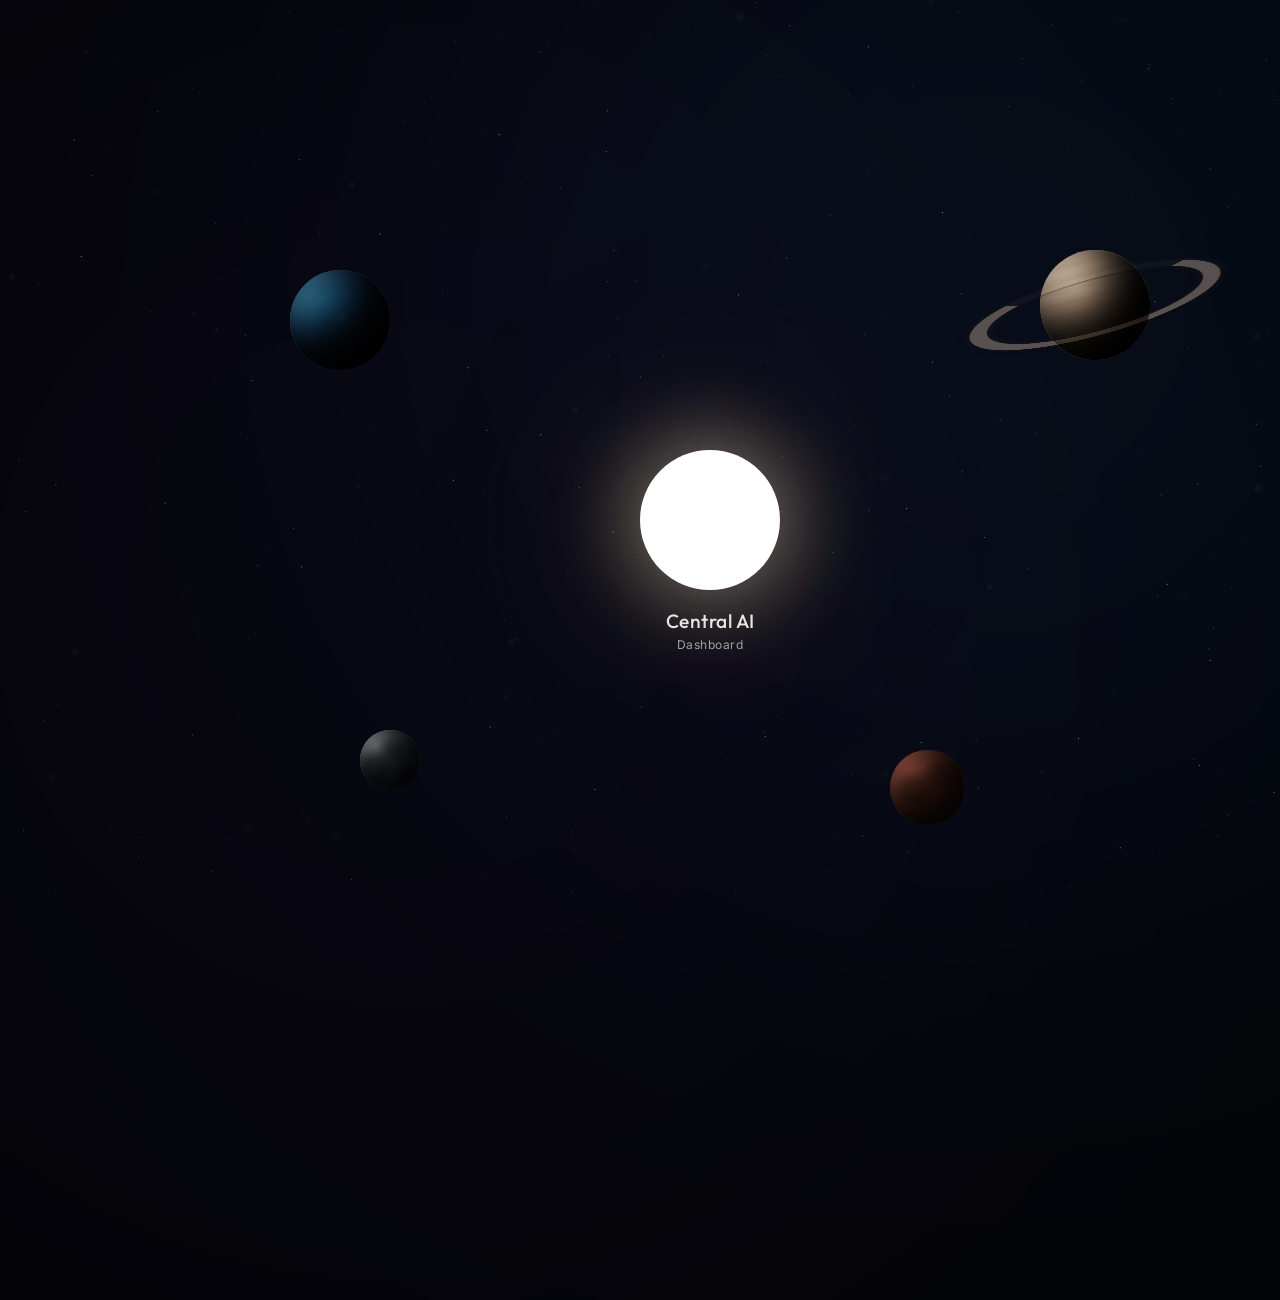
<file: index.html>
<!DOCTYPE html>
<html lang="en">

<head>
    <meta charset="UTF-8" />
    <meta name="viewport" content="width=device-width, initial-scale=1.0" />
    <title>EduSpace – Learning Universe</title>
    <meta name="description"
        content="EduSpace main dashboard – an interactive solar system connecting you to your learning universe." />
    <link rel="preconnect" href="https://fonts.googleapis.com" />
    <link rel="preconnect" href="https://fonts.gstatic.com" crossorigin />
    <link
        href="https://fonts.googleapis.com/css2?family=Inter:wght@300;400;500;600&family=Outfit:wght@200;300;400;500;600&display=swap"
        rel="stylesheet" />
    <link rel="stylesheet" href="index.css" />
</head>

<body>

    <!-- Smooth transition overlay -->
    <div class="transition-overlay" id="transition-overlay"></div>

    <!-- Interactive Space Layer -->
    <div id="space-viewport">

        <!-- Background Canvas layers for depth -->
        <canvas id="starfield" class="parallax-bg"></canvas>
        <canvas id="cosmic-dust" class="parallax-fg"></canvas>

        <!-- Deep Ambient Glows -->
        <div class="ambient-glow glow-blue"></div>
        <div class="ambient-glow glow-purple"></div>

        <!-- The Solar System Group -->
        <div class="solar-system" id="solar-system">

            <!-- Central Sun (Main Dashboard) - Not clickable -->
            <div class="planet-group group-sun" style="transform: translate(0, 0);">
                <div class="planet sun"></div>
                <div class="planet-halo halo-sun"></div>
                <div class="planet-title">
                    <h2>Central AI</h2>
                    <p>Dashboard</p>
                </div>
            </div>

            <!-- Earth (Certificate Vault) -->
            <a href="galaxy-vault.html" class="planet-group group-earth" style="transform: translate(-350px, -180px);">
                <div class="planet earth">
                    <div class="atmosphere"></div>
                </div>
                <div class="planet-halo halo-earth"></div>
                <div class="planet-title">
                    <h2>Certificate Vault</h2>
                    <p>Achievements</p>
                </div>
            </a>

            <!-- Saturn (Learning Playlist) -->
            <a href="orbit-playlist.html" class="planet-group group-saturn"
                style="transform: translate(400px, -220px);">
                <div class="planet saturn">
                    <div class="saturn-rings"></div>
                    <div class="atmosphere"></div>
                </div>
                <div class="planet-halo halo-saturn"></div>
                <div class="planet-title">
                    <h2>Learning Playlist</h2>
                    <p>Video Curator</p>
                </div>
            </a>

            <!-- Mars (Code Zone) -->
            <a href="code-station.html" class="planet-group group-mars" style="transform: translate(250px, 300px);">
                <div class="planet mars"></div>
                <div class="planet-halo halo-mars"></div>
                <div class="planet-title">
                    <h2>Code Zone</h2>
                    <p>Dev Station</p>
                </div>
            </a>

            <!-- Moon (Share Hub) -->
            <a href="share-hub.html" class="planet-group group-moon" style="transform: translate(-280px, 280px);">
                <div class="planet moon"></div>
                <div class="planet-halo halo-moon"></div>
                <div class="planet-title">
                    <h2>Share Hub</h2>
                    <p>Communication Panel</p>
                </div>
            </a>

        </div>
    </div>

    <script src="index.js"></script>
</body>

</html>
</file>
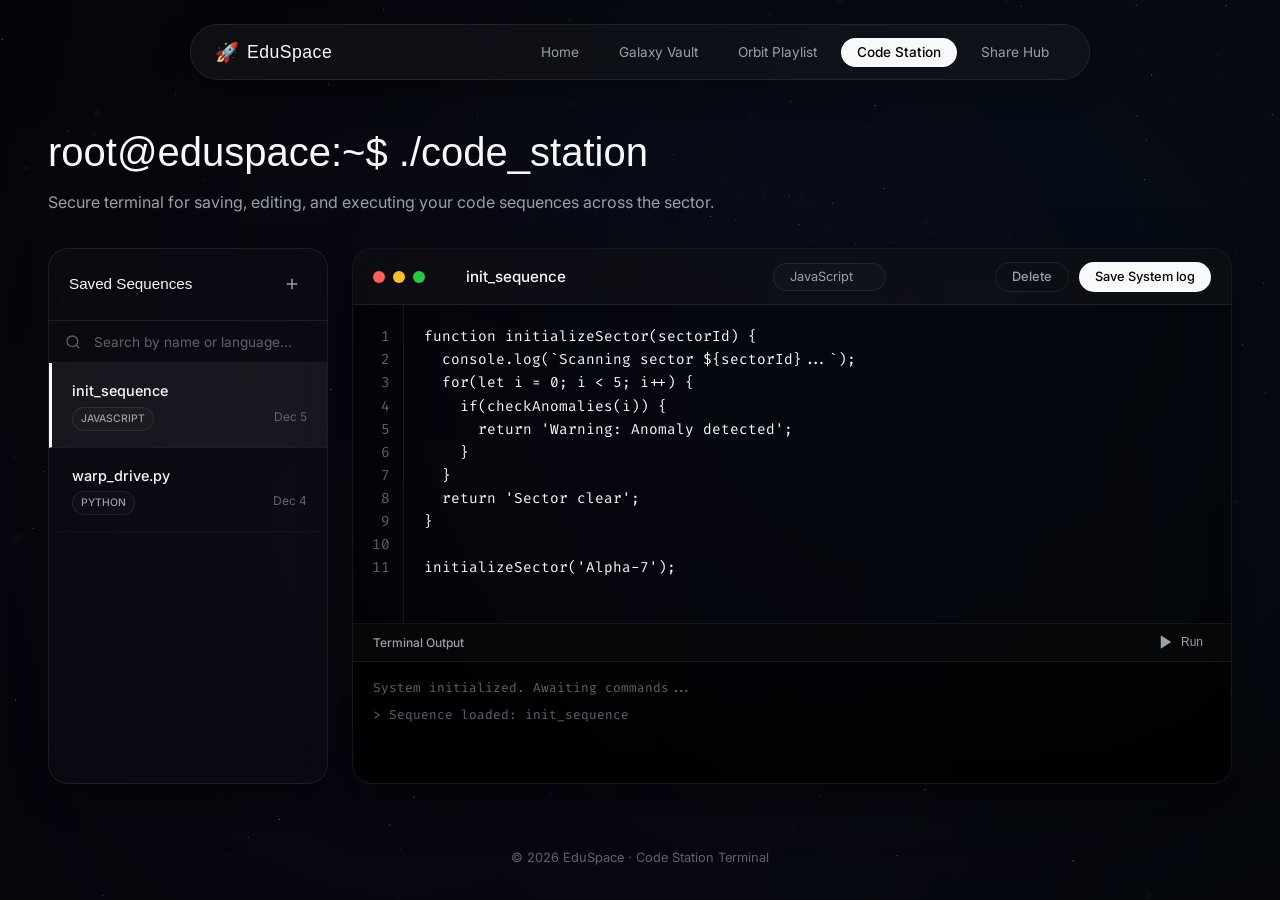
<file: code-station.html>
<!DOCTYPE html>
<html lang="en">

<head>
    <meta charset="UTF-8" />
    <meta name="viewport" content="width=device-width, initial-scale=1.0" />
    <title>Code Station – EduSpace</title>
    <meta name="description"
        content="Code Station – Save, manage, and edit your code snippets in a dark futuristic terminal." />
    <link rel="preconnect" href="https://fonts.googleapis.com" />
    <link rel="preconnect" href="https://fonts.gstatic.com" crossorigin />
    <link
        href="https://fonts.googleapis.com/css2?family=Orbitron:wght@400;600;800&family=Inter:wght@300;400;500;600&family=Fira+Code:wght@400;500;600&display=swap"
        rel="stylesheet" />
    <link rel="stylesheet" href="code-station.css" />
</head>

<body>
    <!-- Cinematic Starfield & Dust -->
    <canvas id="starfield"></canvas>
    <canvas id="cosmic-dust"></canvas>

    <!-- Deep Ambient Glows -->
    <div class="ambient-glow glow-blue"></div>
    <div class="ambient-glow glow-purple"></div>

    <div class="scrolling-grid"></div>

    <div class="page-wrapper">
        <!-- Navbar -->
        <nav class="navbar" id="navbar">
            <a href="index.html" class="navbar__brand">
                <span class="navbar__logo">🚀</span>
                <span class="navbar__name">EduSpace</span>
            </a>
            <ul class="navbar__links">
                <li><a href="index.html" class="navbar__link">Home</a></li>
                <li><a href="galaxy-vault.html" class="navbar__link">Galaxy Vault</a></li>
                <li><a href="orbit-playlist.html" class="navbar__link">Orbit Playlist</a></li>
                <li><a href="code-station.html" class="navbar__link navbar__link--active">Code Station</a></li>
                <li><a href="#" class="navbar__link">Share Hub</a></li>
            </ul>
            <button class="navbar__hamburger" id="hamburger" aria-label="Toggle navigation">
                <span></span><span></span><span></span>
            </button>
        </nav>

        <!-- Main Content -->
        <main class="station-main">
            <header class="station-header">
                <h1 class="station-title"><span class="prompt">root@eduspace:~$</span> ./code_station</h1>
                <p class="station-subtitle">Secure terminal for saving, editing, and executing your code sequences
                    across the sector.</p>
            </header>

            <div class="terminal-layout">

                <!-- Sidebar: Saved Snippets -->
                <aside class="snippets-sidebar">
                    <div class="sidebar-header">
                        <h2 class="sidebar-title">Saved Sequences</h2>
                        <button class="btn-icon" id="new-snippet-btn" title="New Snippet">
                            <svg viewBox="0 0 24 24" fill="none" stroke="currentColor" stroke-width="2">
                                <line x1="12" y1="5" x2="12" y2="19" />
                                <line x1="5" y1="12" x2="19" y2="12" />
                            </svg>
                        </button>
                    </div>
                    <div class="search-box">
                        <svg class="search-icon" viewBox="0 0 24 24" fill="none" stroke="currentColor" stroke-width="2">
                            <circle cx="11" cy="11" r="8" />
                            <line x1="21" y1="21" x2="16.65" y2="16.65" />
                        </svg>
                        <input type="text" id="search-input" placeholder="Search by name or language..." />
                    </div>
                    <ul class="snippet-list" id="snippet-list">
                        <!-- Rendered by JS -->
                    </ul>
                </aside>

                <!-- Main Editor Area -->
                <section class="editor-area">
                    <div class="editor-topbar">
                        <div class="window-controls">
                            <span class="dot dot--red"></span>
                            <span class="dot dot--yellow"></span>
                            <span class="dot dot--green"></span>
                        </div>
                        <div class="editor-title-group">
                            <input type="text" id="snippet-title" class="title-input" placeholder="Untitled_Sequence"
                                value="Untitled_Sequence" />
                            <div class="lang-select-wrapper">
                                <select id="lang-select" class="lang-select">
                                    <option value="javascript">JavaScript</option>
                                    <option value="python">Python</option>
                                    <option value="html">HTML</option>
                                    <option value="css">CSS</option>
                                    <option value="c">C++ / C</option>
                                    <option value="java">Java</option>
                                    <option value="go">Go</option>
                                    <option value="rust">Rust</option>
                                    <option value="txt">Plain Text</option>
                                </select>
                            </div>
                        </div>
                        <div class="editor-actions">
                            <button class="btn btn--outline" id="delete-btn" style="display:none;">Delete</button>
                            <button class="btn btn--primary" id="save-btn">Save System log</button>
                        </div>
                    </div>

                    <!-- Code Input -->
                    <div class="code-container">
                        <div class="line-numbers" id="line-numbers">1</div>
                        <textarea id="code-editor" class="code-editor" spellcheck="false"
                            placeholder="// Initialize your code here..."></textarea>
                    </div>

                    <!-- Output Console (Fake) -->
                    <div class="console">
                        <div class="console-header">
                            <span>Terminal Output</span>
                            <button class="btn-icon btn-icon--small" id="run-btn" title="Run Code (Simulated)">
                                <svg viewBox="0 0 24 24" fill="currentColor">
                                    <polygon points="5 3 19 12 5 21 5 3" />
                                </svg>
                                Run
                            </button>
                        </div>
                        <div class="console-body" id="console-output">
                            <span class="sys-msg">System initialized. Awaiting commands...</span>
                        </div>
                    </div>
                </section>

            </div>
        </main>

        <footer class="footer">
            <p>&copy; 2026 EduSpace &middot; Code Station Terminal</p>
        </footer>
    </div>

    <script src="code-station.js"></script>
</body>

</html>
</file>
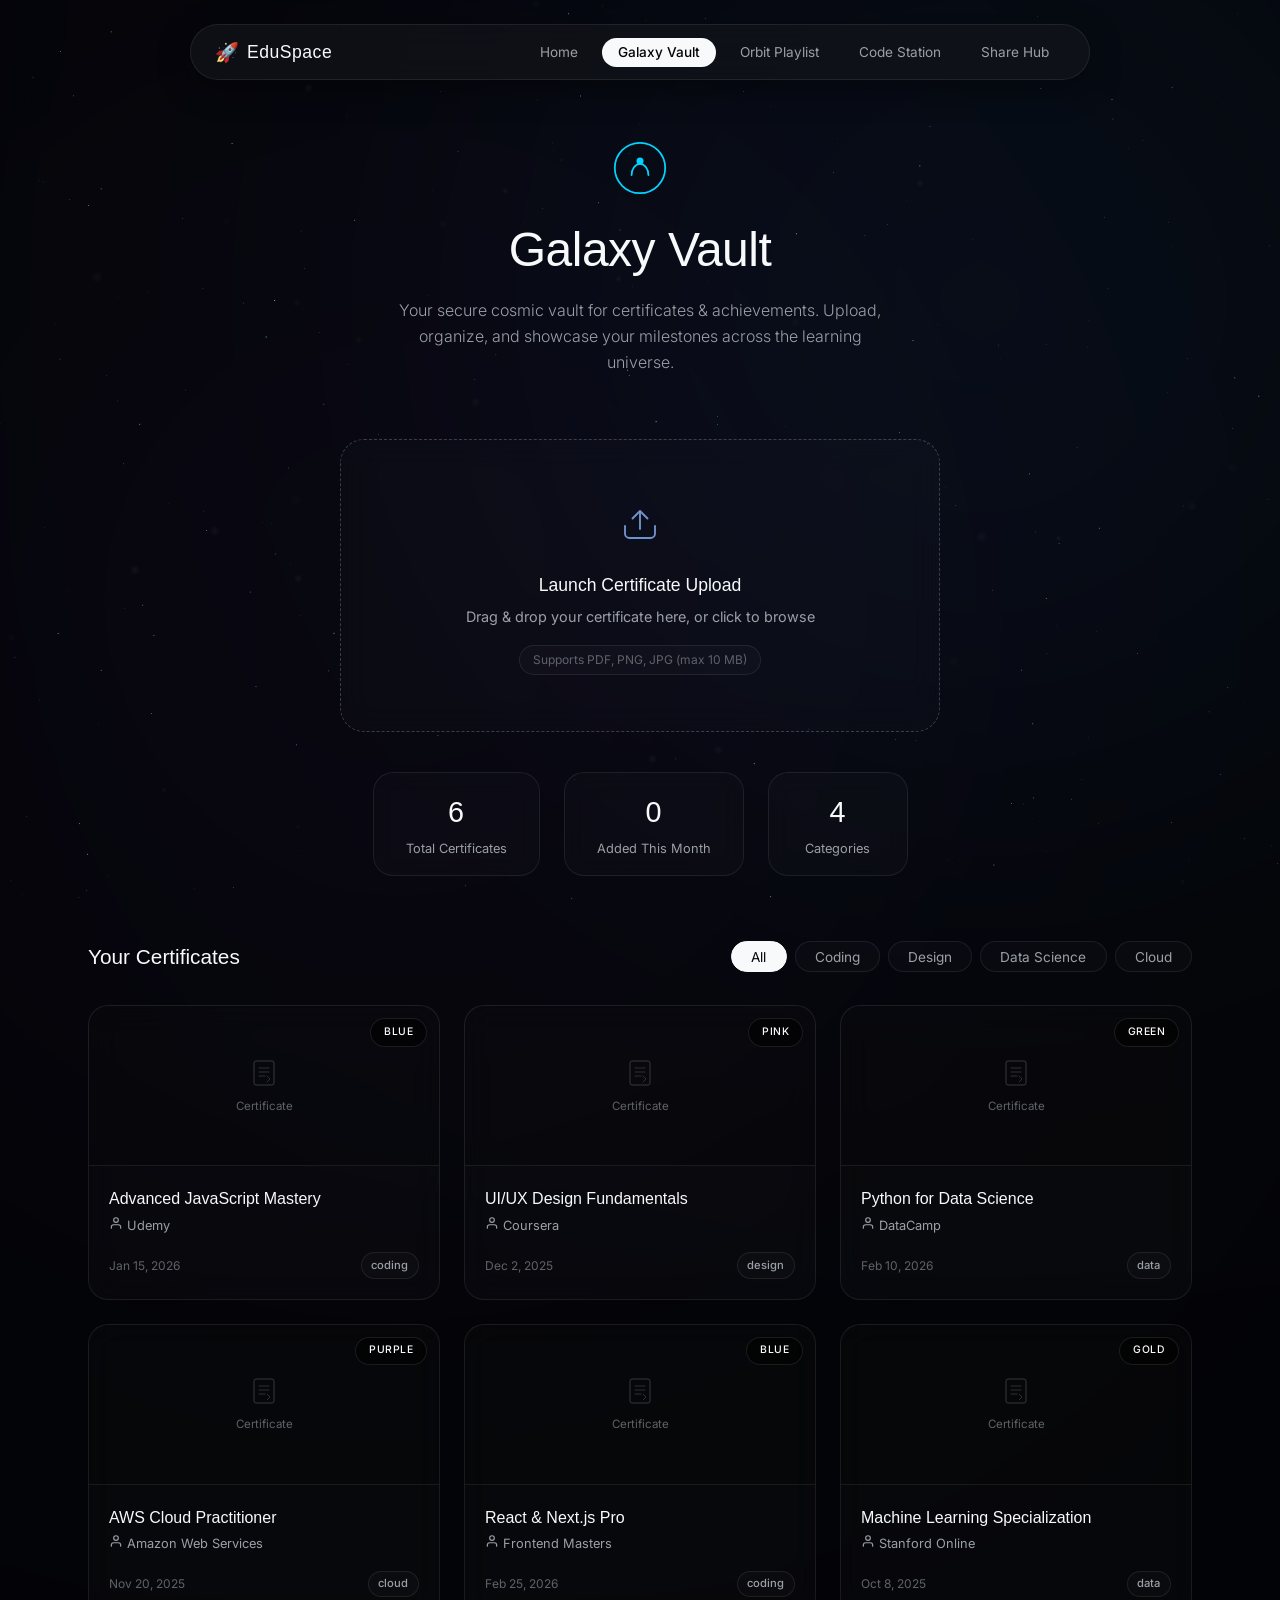
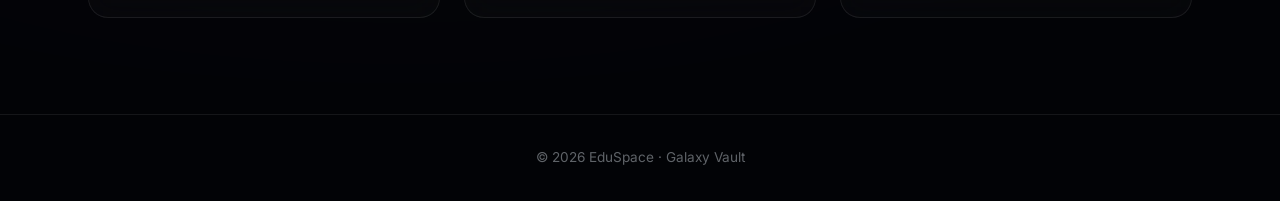
<file: galaxy-vault.html>
<!DOCTYPE html>
<html lang="en">

<head>
    <meta charset="UTF-8" />
    <meta name="viewport" content="width=device-width, initial-scale=1.0" />
    <title>Galaxy Vault – EduSpace</title>
    <meta name="description"
        content="Galaxy Vault – Store and manage your learning certificates in a secure cosmic vault." />
    <link rel="preconnect" href="https://fonts.googleapis.com" />
    <link rel="preconnect" href="https://fonts.gstatic.com" crossorigin />
    <link
        href="https://fonts.googleapis.com/css2?family=Orbitron:wght@400;600;800&family=Inter:wght@300;400;500;600&display=swap"
        rel="stylesheet" />
    <link rel="stylesheet" href="galaxy-vault.css" />
</head>

<body>
    <!-- Cinematic Starfield & Dust -->
    <canvas id="starfield"></canvas>
    <canvas id="cosmic-dust"></canvas>

    <!-- Deep Ambient Glows -->
    <div class="ambient-glow glow-blue"></div>
    <div class="ambient-glow glow-purple"></div>

    <div class="page-wrapper">

        <!-- Navbar -->
        <nav class="navbar" id="navbar">
            <a href="index.html" class="navbar__brand">
                <span class="navbar__logo">🚀</span>
                <span class="navbar__name">EduSpace</span>
            </a>
            <ul class="navbar__links">
                <li><a href="index.html" class="navbar__link">Home</a></li>
                <li><a href="galaxy-vault.html" class="navbar__link navbar__link--active">Galaxy Vault</a></li>
                <li><a href="#" class="navbar__link">Orbit Playlist</a></li>
                <li><a href="#" class="navbar__link">Code Station</a></li>
                <li><a href="#" class="navbar__link">Share Hub</a></li>
            </ul>
            <button class="navbar__hamburger" id="hamburger" aria-label="Toggle navigation">
                <span></span><span></span><span></span>
            </button>
        </nav>

        <!-- Page Header -->
        <header class="vault-header">
            <div class="vault-header__glow"></div>
            <div class="vault-header__icon">
                <svg viewBox="0 0 80 80" fill="none">
                    <circle cx="40" cy="40" r="36" stroke="url(#hg)" stroke-width="2.5" />
                    <path d="M28 50c0-8 5-16 12-16s12 8 12 16" stroke="url(#hg)" stroke-width="2.5"
                        stroke-linecap="round" />
                    <circle cx="40" cy="30" r="5" fill="url(#hg)" />
                    <path d="M34 56h12" stroke="url(#hg)" stroke-width="2.5" stroke-linecap="round" />
                    <defs>
                        <linearGradient id="hg" x1="0" y1="0" x2="80" y2="80">
                            <stop stop-color="#00d4ff" />
                            <stop offset="1" stop-color="#7b2fff" />
                        </linearGradient>
                    </defs>
                </svg>
            </div>
            <h1 class="vault-header__title">Galaxy Vault</h1>
            <p class="vault-header__subtitle">Your secure cosmic vault for certificates &amp; achievements. Upload,
                organize, and showcase your milestones across the learning universe.</p>
        </header>

        <!-- Upload Section -->
        <section class="upload-section" id="upload-section">
            <div class="upload-zone" id="upload-zone">
                <div class="upload-zone__ring"></div>
                <div class="upload-zone__content">
                    <svg class="upload-zone__icon" viewBox="0 0 64 64" fill="none">
                        <path d="M32 44V20M32 20l-10 10M32 20l10 10" stroke="currentColor" stroke-width="2.5"
                            stroke-linecap="round" stroke-linejoin="round" />
                        <path d="M12 40v10a6 6 0 006 6h28a6 6 0 006-6V40" stroke="currentColor" stroke-width="2.5"
                            stroke-linecap="round" />
                    </svg>
                    <h3 class="upload-zone__title">Launch Certificate Upload</h3>
                    <p class="upload-zone__desc">Drag &amp; drop your certificate here, or click to browse</p>
                    <span class="upload-zone__formats">Supports PDF, PNG, JPG (max 10 MB)</span>
                    <input type="file" id="file-input" class="upload-zone__input" accept=".pdf,.png,.jpg,.jpeg"
                        multiple />
                </div>
            </div>
        </section>

        <!-- Stats Bar -->
        <section class="stats-bar">
            <div class="stat-chip">
                <span class="stat-chip__value" id="stat-total">0</span>
                <span class="stat-chip__label">Total Certificates</span>
            </div>
            <div class="stat-chip">
                <span class="stat-chip__value" id="stat-recent">0</span>
                <span class="stat-chip__label">Added This Month</span>
            </div>
            <div class="stat-chip">
                <span class="stat-chip__value" id="stat-categories">0</span>
                <span class="stat-chip__label">Categories</span>
            </div>
        </section>

        <!-- Certificates Grid -->
        <section class="vault-grid-section">
            <div class="vault-grid-section__header">
                <h2 class="vault-grid-section__title">Your Certificates</h2>
                <div class="vault-grid-section__filters">
                    <button class="filter-btn filter-btn--active" data-filter="all">All</button>
                    <button class="filter-btn" data-filter="coding">Coding</button>
                    <button class="filter-btn" data-filter="design">Design</button>
                    <button class="filter-btn" data-filter="data">Data Science</button>
                    <button class="filter-btn" data-filter="cloud">Cloud</button>
                </div>
            </div>

            <div class="cert-grid" id="cert-grid">
                <!-- Cards inserted by JS -->
            </div>

            <!-- Empty state -->
            <div class="empty-state" id="empty-state" style="display:none;">
                <svg class="empty-state__icon" viewBox="0 0 80 80" fill="none">
                    <circle cx="40" cy="40" r="36" stroke="currentColor" stroke-width="1.5" stroke-dasharray="6 4" />
                    <path d="M30 44l6 6 14-16" stroke="currentColor" stroke-width="2.5" stroke-linecap="round"
                        stroke-linejoin="round" />
                </svg>
                <p class="empty-state__text">No certificates yet. Upload your first one above!</p>
            </div>
        </section>

        <!-- Footer -->
        <footer class="footer">
            <p>&copy; 2026 EduSpace &middot; Galaxy Vault</p>
        </footer>
    </div>

    <!-- Certificate Detail Modal -->
    <div class="modal-overlay" id="modal-overlay">
        <div class="modal" id="modal">
            <button class="modal__close" id="modal-close">&times;</button>
            <div class="modal__preview" id="modal-preview"></div>
            <div class="modal__info">
                <h3 class="modal__title" id="modal-title"></h3>
                <p class="modal__issuer" id="modal-issuer"></p>
                <p class="modal__date" id="modal-date"></p>
                <span class="modal__category" id="modal-category"></span>
            </div>
        </div>
    </div>

    <script src="galaxy-vault.js"></script>
</body>

</html>
</file>
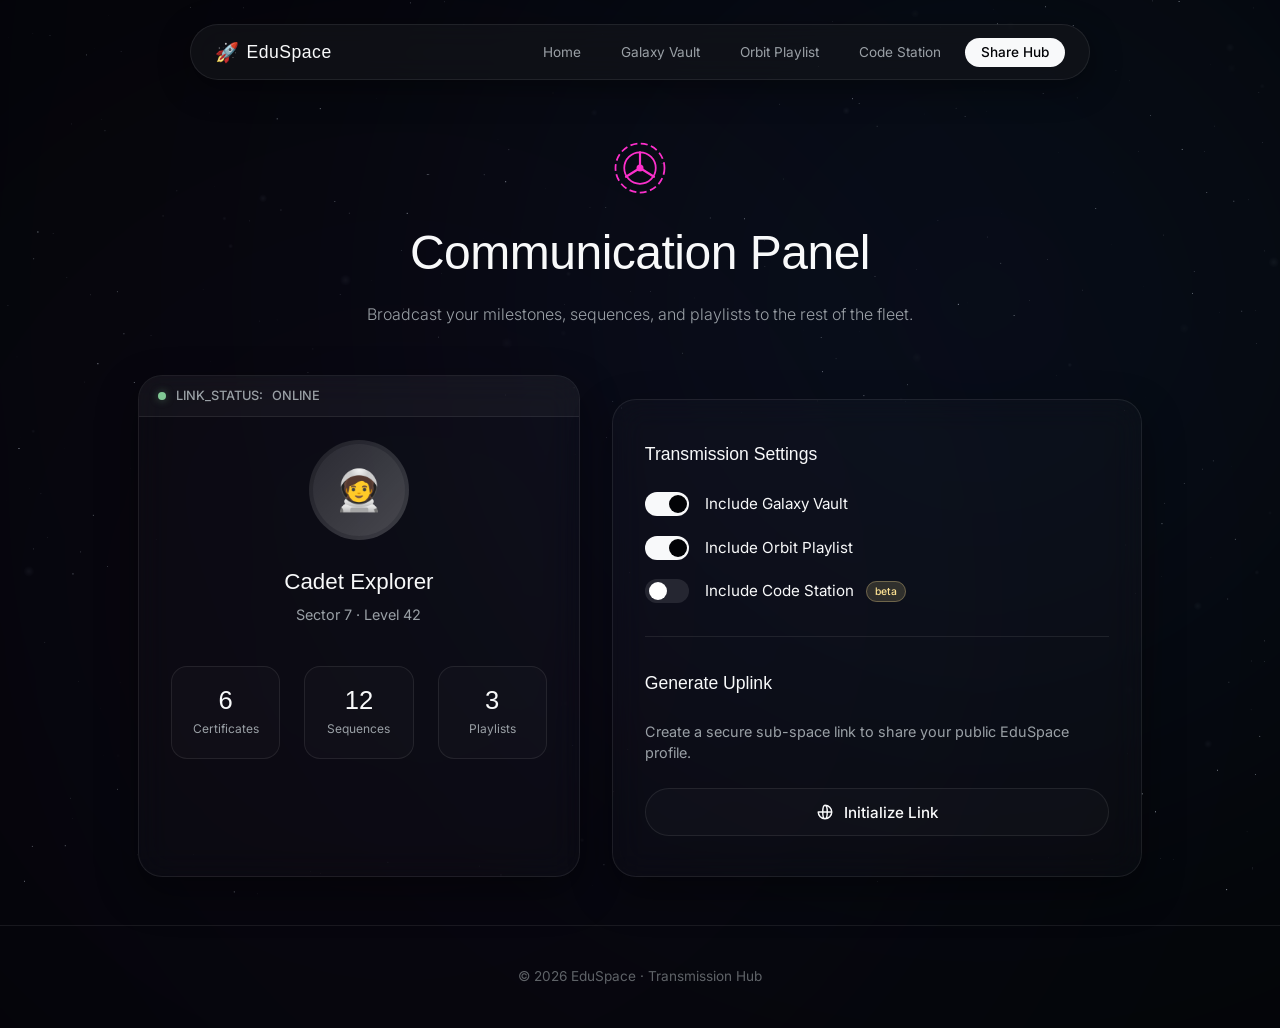
<file: share-hub.html>
<!DOCTYPE html>
<html lang="en">

<head>
    <meta charset="UTF-8" />
    <meta name="viewport" content="width=device-width, initial-scale=1.0" />
    <title>Share Hub – EduSpace</title>
    <meta name="description" content="Share Hub – Broadcast your learning progress across the EduSpace universe." />
    <link rel="preconnect" href="https://fonts.googleapis.com" />
    <link rel="preconnect" href="https://fonts.gstatic.com" crossorigin />
    <link
        href="https://fonts.googleapis.com/css2?family=Orbitron:wght@400;600;800&family=Inter:wght@300;400;500;600&family=Rajdhani:wght@500;600;700&display=swap"
        rel="stylesheet" />
    <link rel="stylesheet" href="share-hub.css" />
</head>

<body>
    <!-- Cinematic Starfield & Dust -->
    <canvas id="starfield"></canvas>
    <canvas id="cosmic-dust"></canvas>

    <!-- Deep Ambient Glows -->
    <div class="ambient-glow glow-blue"></div>
    <div class="ambient-glow glow-purple"></div>

    <div class="page-wrapper">
        <!-- Navbar -->
        <nav class="navbar" id="navbar">
            <a href="index.html" class="navbar__brand">
                <span class="navbar__logo">🚀</span>
                <span class="navbar__name">EduSpace</span>
            </a>
            <ul class="navbar__links">
                <li><a href="index.html" class="navbar__link">Home</a></li>
                <li><a href="galaxy-vault.html" class="navbar__link">Galaxy Vault</a></li>
                <li><a href="orbit-playlist.html" class="navbar__link">Orbit Playlist</a></li>
                <li><a href="code-station.html" class="navbar__link">Code Station</a></li>
                <li><a href="share-hub.html" class="navbar__link navbar__link--active">Share Hub</a></li>
            </ul>
            <button class="navbar__hamburger" id="hamburger" aria-label="Toggle navigation">
                <span></span><span></span><span></span>
            </button>
        </nav>

        <!-- Main Content -->
        <main class="hub-main">
            <header class="hub-header">
                <div class="hub-header__icon">
                    <svg viewBox="0 0 64 64" fill="none">
                        <circle cx="32" cy="32" r="28" stroke="url(#shareGlow)" stroke-width="2" stroke-dasharray="8 4"
                            class="spin-slow" />
                        <circle cx="32" cy="32" r="18" stroke="url(#shareGlow)" stroke-width="2"
                            class="spin-fast-reverse" />
                        <circle cx="32" cy="32" r="4" fill="url(#shareGlow)" />
                        <path d="M32 14v18M32 32l16 10M32 32l-16 10" stroke="url(#shareGlow)" stroke-width="2.5"
                            stroke-linecap="round" />
                        <defs>
                            <linearGradient id="shareGlow" x1="0" y1="0" x2="64" y2="64">
                                <stop stop-color="#ff2ecb" />
                                <stop offset="1" stop-color="#00d4ff" />
                            </linearGradient>
                        </defs>
                    </svg>
                </div>
                <h1 class="hub-title">Communication Panel</h1>
                <p class="hub-subtitle">Broadcast your milestones, sequences, and playlists to the rest of the fleet.
                </p>
            </header>

            <div class="share-grid">

                <!-- Left Column: The Dashboard / Profile Preview -->
                <div class="panel-card profile-panel">
                    <div class="panel-corners"></div>
                    <div class="panel-top-bar">
                        <span class="status-dot"></span>
                        LINK_STATUS: <span class="text-neon-green">ONLINE</span>
                    </div>
                    <div class="profile-content">
                        <div class="avatar-ring">
                            <div class="avatar-img">🧑‍🚀</div>
                        </div>
                        <h2 class="profile-name">Cadet Explorer</h2>
                        <p class="profile-rank">Sector 7 &middot; Level 42</p>

                        <div class="stats-row">
                            <div class="stat-box">
                                <span class="stat-val text-neon-blue">6</span>
                                <span class="stat-lbl">Certificates</span>
                            </div>
                            <div class="stat-box">
                                <span class="stat-val text-neon-purple">12</span>
                                <span class="stat-lbl">Sequences</span>
                            </div>
                            <div class="stat-box">
                                <span class="stat-val text-neon-pink">3</span>
                                <span class="stat-lbl">Playlists</span>
                            </div>
                        </div>
                    </div>
                </div>

                <!-- Right Column: Share Controls -->
                <div class="panel-card control-panel">
                    <div class="panel-corners"></div>

                    <h3 class="panel-section-title">Transmission Settings</h3>

                    <div class="toggle-group">
                        <label class="toggle">
                            <input type="checkbox" checked />
                            <span class="slider"></span>
                            <span class="toggle-label">Include Galaxy Vault</span>
                        </label>
                        <label class="toggle">
                            <input type="checkbox" checked />
                            <span class="slider"></span>
                            <span class="toggle-label">Include Orbit Playlist</span>
                        </label>
                        <label class="toggle">
                            <input type="checkbox" />
                            <span class="slider"></span>
                            <span class="toggle-label">Include Code Station <span
                                    class="badge badge-warn">beta</span></span>
                        </label>
                    </div>

                    <div class="divider"></div>

                    <h3 class="panel-section-title">Generate Uplink</h3>
                    <p class="help-text">Create a secure sub-space link to share your public EduSpace profile.</p>

                    <div class="link-generator">
                        <button class="btn-generate" id="generate-btn">
                            <svg viewBox="0 0 24 24" fill="none" stroke="currentColor" stroke-width="2"
                                stroke-linecap="round">
                                <path
                                    d="M21 12a9 9 0 01-9 9m9-9a9 9 0 00-9-9m9 9H3m9 9a9 9 0 01-9-9m9 9c1.66 0 3-4.03 3-9s-1.34-9-3-9m0 18c-1.66 0-3-4.03-3-9s1.34-9 3-9" />
                            </svg>
                            Initialize Link
                        </button>
                    </div>

                    <!-- Hidden until generated -->
                    <div class="link-result" id="link-result" style="display: none;">
                        <div class="link-box">
                            <input type="text" id="share-link-input" readonly
                                value="https://eduspace.app/u/cadet-explorer-7x9q" />
                            <button class="btn-copy" id="copy-btn" title="Copy to clipboard">
                                <svg viewBox="0 0 24 24" fill="none" stroke="currentColor" stroke-width="2"
                                    stroke-linecap="round" stroke-linejoin="round">
                                    <rect x="9" y="9" width="13" height="13" rx="2" ry="2" />
                                    <path d="M5 15H4a2 2 0 01-2-2V4a2 2 0 012-2h9a2 2 0 012 2v1" />
                                </svg>
                            </button>
                        </div>
                        <div class="copy-msg" id="copy-msg">Link copied to clipboard!</div>

                        <div class="social-share">
                            <button class="btn-social btn-social--twitter">
                                <svg viewBox="0 0 24 24" fill="currentColor">
                                    <path
                                        d="M23 3a10.9 10.9 0 01-3.14 1.53 4.48 4.48 0 00-7.86 3v1A10.66 10.66 0 013 4s-4 9 5 13a11.64 11.64 0 01-7 2c9 5 20 0 20-11.5a4.5 4.5 0 00-.08-.83A7.72 7.72 0 0023 3z" />
                                </svg>
                            </button>
                            <button class="btn-social btn-social--linkedin">
                                <svg viewBox="0 0 24 24" fill="currentColor">
                                    <path
                                        d="M16 8a6 6 0 016 6v7h-4v-7a2 2 0 00-2-2 2 2 0 00-2 2v7h-4v-7a6 6 0 016-6zM2 9h4v12H2z" />
                                    <circle cx="4" cy="4" r="2" />
                                </svg>
                            </button>
                            <button class="btn-social btn-social--mail">
                                <svg viewBox="0 0 24 24" fill="none" stroke="currentColor" stroke-width="2"
                                    stroke-linecap="round" stroke-linejoin="round">
                                    <path
                                        d="M4 4h16c1.1 0 2 .9 2 2v12c0 1.1-.9 2-2 2H4c-1.1 0-2-.9-2-2V6c0-1.1.9-2 2-2z" />
                                    <polyline points="22,6 12,13 2,6" />
                                </svg>
                            </button>
                        </div>
                    </div>

                </div>
            </div>
        </main>

        <footer class="footer">
            <p>&copy; 2026 EduSpace &middot; Transmission Hub</p>
        </footer>
    </div>

    <script src="share-hub.js"></script>
</body>

</html>
</file>
<file: index.css>
/* ============================================
   EduSpace – Deep Space Cinematic UI (Google Style)
   ============================================ */

*,
*::before,
*::after {
    margin: 0;
    padding: 0;
    box-sizing: border-box;
}

:root {
    --bg-deep: #020306;
    /* Much darker, realistic space black */
    --text-primary: #f8f9fa;
    --text-dim: #9aa0a6;
    /* Google UI secondary text color */

    --font-display: 'Outfit', sans-serif;
    --font-body: 'Inter', sans-serif;
}

html,
body {
    width: 100vw;
    height: 100vh;
    margin: 0;
    padding: 0;
    background: var(--bg-deep);
    color: var(--text-primary);
    font-family: var(--font-body);
    overflow: hidden;
    overscroll-behavior: none;
}

a {
    text-decoration: none;
    color: inherit;
    outline: none;
    -webkit-tap-highlight-color: transparent;
}

/* ---- Transition Overlay ---- */
.transition-overlay {
    position: fixed;
    inset: 0;
    z-index: 9999;
    background: var(--bg-deep);
    opacity: 0;
    pointer-events: none;
    transition: opacity 0.8s cubic-bezier(0.25, 1, 0.5, 1);
}

body.navigating .transition-overlay {
    opacity: 1;
    pointer-events: auto;
}

/* ---- Space Viewport (The Camera) ---- */
#space-viewport {
    position: absolute;
    inset: 0;
    transform-origin: center center;
    transition: transform 1.2s cubic-bezier(0.22, 1, 0.36, 1);
    will-change: transform;
}

/* ---- Canvases & Background ---- */
canvas {
    position: absolute;
    inset: 0;
    pointer-events: none;
}

#starfield {
    z-index: 0;
}

#cosmic-dust {
    z-index: 10;
    mix-blend-mode: screen;
    opacity: 0.3;
}

/* Very subtle */

/* Cinematic Ambient Nebula */
.ambient-glow {
    position: absolute;
    border-radius: 50%;
    filter: blur(200px);
    opacity: 0.08;
    pointer-events: none;
    mix-blend-mode: screen;
    z-index: 1;
}

.glow-blue {
    width: 1200px;
    height: 1200px;
    background: #2b70c9;
    top: -300px;
    right: -300px;
    animation: breathe 25s infinite alternate;
}

.glow-purple {
    width: 1400px;
    height: 1400px;
    background: #3d1b66;
    bottom: -400px;
    left: -300px;
    animation: breathe 30s infinite alternate-reverse;
}

@keyframes breathe {
    from {
        transform: scale(0.95);
        opacity: 0.05;
    }

    to {
        transform: scale(1.05);
        opacity: 0.12;
    }
}

/* ================================================
   Solar System Container
   ================================================ */
.solar-system {
    position: absolute;
    top: 50%;
    left: 50%;
    width: 0;
    height: 0;
    z-index: 5;
    will-change: transform;
}

/* ---- Planet Groups ---- */
.planet-group {
    position: absolute;
    display: flex;
    flex-direction: column;
    align-items: center;
    justify-content: center;
    /* Ultra-slow, Google-style calming motion */
    animation: float 45s ease-in-out infinite alternate;
    cursor: pointer;
    z-index: 5;
    transition: z-index 0s, transform 0.6s cubic-bezier(0.2, 0.8, 0.2, 1);
}

.planet-group:hover,
.planet-group:focus-visible {
    z-index: 20;
}

.group-sun {
    cursor: default;
    z-index: 2;
    animation-duration: 60s;
}

.group-earth {
    animation-delay: -15s;
    animation-duration: 22s;
}

.group-saturn {
    animation-delay: -12s;
    animation-duration: 25s;
}

.group-mars {
    animation-delay: -2s;
    animation-duration: 20s;
}

.group-moon {
    animation-delay: -8s;
    animation-duration: 24s;
}

@keyframes float {
    0% {
        margin-top: -8px;
        margin-left: 5px;
    }

    50% {
        margin-top: 5px;
        margin-left: -8px;
    }

    100% {
        margin-top: 8px;
        margin-left: 8px;
    }
}

/* Navigation fade */
body.navigating .planet-group {
    opacity: 0;
    transition: opacity 0.5s !important;
}

body.navigating .planet-group.clicked {
    opacity: 1;
    transition: opacity 0.2s !important;
}

body.navigating #starfield,
body.navigating #cosmic-dust {
    opacity: 0;
    transition: opacity 0.8s;
}

/* ---- Realistic Planets Base ---- */
.planet {
    border-radius: 50%;
    position: relative;
    transform: scale(1);
    transition: transform 0.6s cubic-bezier(0.2, 0.8, 0.2, 1), box-shadow 0.6s ease;
    z-index: 2;
    /* Default dark shading for all realistic planets */
    box-shadow: inset -30px -30px 50px rgba(0, 0, 0, 0.95), inset 10px 10px 30px rgba(255, 255, 255, 0.1);
}

.planet-group:hover .planet:not(.sun) {
    transform: scale(1.15);
}

/* Atmospheric Rim Lighting */
.atmosphere {
    position: absolute;
    inset: 0;
    border-radius: 50%;
    /* Cinematic rim light on the top left, deep shadow on bottom right */
    box-shadow: inset -40px -40px 60px rgba(0, 0, 0, 0.98), inset 15px 15px 40px rgba(255, 255, 255, 0.3);
    pointer-events: none;
    mix-blend-mode: soft-light;
}

/* Titles - Clean Google UI Style */
.planet-title {
    position: absolute;
    bottom: -70px;
    text-align: center;
    opacity: 0;
    transform: translateY(-10px);
    transition: all 0.4s cubic-bezier(0.2, 0.8, 0.2, 1);
    pointer-events: none;
    background: rgba(0, 0, 0, 0.6);
    padding: 8px 16px;
    border-radius: 20px;
    backdrop-filter: blur(10px);
    border: 1px solid rgba(255, 255, 255, 0.05);
}

.planet-group:hover .planet-title:not(.sun-title) {
    opacity: 1;
    transform: translateY(0);
}

.planet-title h2 {
    font-family: var(--font-body);
    font-size: 1rem;
    font-weight: 500;
    letter-spacing: 0.5px;
    color: #fff;
    margin-bottom: 2px;
}

.planet-title p {
    font-family: var(--font-body);
    font-size: 0.75rem;
    font-weight: 400;
    color: var(--text-dim);
    letter-spacing: 0.5px;
}

.group-sun .planet-title {
    position: absolute;
    bottom: -70px;
    opacity: 1;
    transform: none;
    background: transparent;
    backdrop-filter: none;
    border: none;
}

.group-sun .planet-title h2 {
    font-family: var(--font-display);
    font-size: 1.2rem;
    margin-bottom: 4px;
    color: #e8eaed;
}


/* ================================================
   Cinematic Planet Materials
   ================================================ */

/* --- SUN --- (Central AI Dashboard) */
.sun {
    width: 140px;
    height: 140px;
    background: #ffffff;
    /* Soft, elegant volumetric glow rather than an intense flare */
    box-shadow:
        0 0 80px 10px rgba(255, 240, 200, 0.4),
        0 0 160px 30px rgba(255, 200, 100, 0.1),
        0 0 300px 80px rgba(255, 120, 0, 0.05);
    animation: sunPulsate 18s ease-in-out infinite alternate;
}

@keyframes sunPulsate {
    from {
        box-shadow: 0 0 60px 8px rgba(255, 240, 200, 0.3), 0 0 120px 25px rgba(255, 200, 100, 0.08), 0 0 250px 70px rgba(255, 120, 0, 0.03);
    }

    to {
        box-shadow: 0 0 90px 12px rgba(255, 240, 200, 0.5), 0 0 180px 35px rgba(255, 200, 100, 0.15), 0 0 320px 90px rgba(255, 120, 0, 0.08);
    }
}

/* --- EARTH (Vault) --- (Deep ocean blues, realistic terminator line) */
.earth {
    width: 100px;
    height: 100px;
    background: radial-gradient(circle at 30% 30%, #20627a 0%, #15456b 40%, #06182c 90%);
    overflow: hidden;
}

.earth::after {
    content: '';
    position: absolute;
    inset: 0;
    border-radius: 50%;
    background-image:
        radial-gradient(ellipse at 60% 30%, rgba(255, 255, 255, 0.6) 5%, transparent 40%),
        radial-gradient(ellipse at 25% 65%, rgba(255, 255, 255, 0.4) 10%, transparent 45%);
    mix-blend-mode: overlay;
    opacity: 0.6;
    transform: rotate(15deg);
}

.group-earth:hover .planet {
    /* Extreme soft drop shadow for elevation, NOT a neon glow */
    box-shadow: inset -30px -30px 50px rgba(0, 0, 0, 0.95), inset 10px 10px 30px rgba(200, 230, 255, 0.3), 0 20px 60px rgba(0, 0, 0, 0.8), 0 0 80px rgba(32, 98, 122, 0.3);
}


/* --- SATURN (Playlist) --- (Subtle gaseous bands, delicate rings) */
.group-saturn {
    margin-top: 20px;
}

.saturn {
    width: 110px;
    height: 110px;
    background: radial-gradient(circle at 35% 35%, #d1baa3 0%, #9e8770 50%, #473a2f 90%);
}

.saturn::after {
    content: '';
    position: absolute;
    inset: 0;
    border-radius: 50%;
    background: repeating-linear-gradient(to bottom, transparent, transparent 8px, rgba(0, 0, 0, 0.06) 8px, rgba(0, 0, 0, 0.06) 12px);
    transform: rotate(-15deg);
    mix-blend-mode: multiply;
    opacity: 0.5;
}

.saturn-rings {
    position: absolute;
    top: 50%;
    left: 50%;
    width: 260px;
    height: 260px;
    border-radius: 50%;
    transform: translate(-50%, -50%) rotateX(76deg) rotateY(-15deg);
    border: 18px solid rgba(209, 186, 163, 0.4);
    border-top-color: rgba(209, 186, 163, 0.05);
    /* Fade out back half for 3D */
    box-shadow:
        0 4px 10px rgba(0, 0, 0, 0.5), inset 0 2px 10px rgba(0, 0, 0, 0.5),
        0 0 15px rgba(209, 186, 163, 0.1), inset 0 0 15px rgba(209, 186, 163, 0.1);
    pointer-events: none;
    z-index: -1;
    transition: transform 0.8s cubic-bezier(0.2, 0.8, 0.2, 1);
}

.group-saturn:hover .saturn-rings {
    transform: translate(-50%, -50%) rotateX(72deg) rotateY(-10deg) scale(1.05);
    border-color: rgba(209, 186, 163, 0.6);
    border-top-color: rgba(209, 186, 163, 0.1);
}

.group-saturn:hover .planet {
    box-shadow: inset -30px -30px 50px rgba(0, 0, 0, 0.95), inset 10px 10px 30px rgba(255, 230, 200, 0.2), 0 20px 60px rgba(0, 0, 0, 0.8), 0 0 80px rgba(209, 186, 163, 0.2);
}


/* --- MARS (Code Station) --- (Darker terra cotta, sharp shadows) */
.mars {
    width: 75px;
    height: 75px;
    background: radial-gradient(circle at 30% 30%, #a8513d 0%, #6e2e20 50%, #1f0b06 90%);
}

.mars::after {
    content: '';
    position: absolute;
    inset: 0;
    border-radius: 50%;
    background-image:
        radial-gradient(circle at 35% 55%, rgba(0, 0, 0, 0.4) 15%, transparent 35%),
        radial-gradient(circle at 65% 35%, rgba(0, 0, 0, 0.3) 10%, transparent 25%);
    mix-blend-mode: multiply;
    opacity: 0.8;
}

.group-mars:hover .planet {
    box-shadow: inset -30px -30px 50px rgba(0, 0, 0, 0.95), inset 10px 10px 30px rgba(255, 180, 150, 0.2), 0 20px 60px rgba(0, 0, 0, 0.8), 0 0 80px rgba(168, 81, 61, 0.2);
}


/* --- MOON (Share Hub) --- (Desaturated, stark cinematic contrast) */
.moon {
    width: 60px;
    height: 60px;
    background: radial-gradient(circle at 25% 25%, #d1d5db 0%, #6b7280 40%, #111827 85%);
}

.moon::after {
    content: '';
    position: absolute;
    inset: 0;
    border-radius: 50%;
    background-image:
        radial-gradient(circle at 25% 65%, rgba(0, 0, 0, 0.5) 15%, transparent 35%),
        radial-gradient(circle at 55% 35%, rgba(0, 0, 0, 0.4) 10%, transparent 30%),
        radial-gradient(circle at 80% 75%, rgba(0, 0, 0, 0.4) 12%, transparent 25%);
    mix-blend-mode: multiply;
    opacity: 0.7;
}

.group-moon:hover .planet {
    box-shadow: inset -30px -30px 50px rgba(0, 0, 0, 0.95), inset 10px 10px 30px rgba(255, 255, 255, 0.2), 0 20px 60px rgba(0, 0, 0, 0.8), 0 0 80px rgba(209, 213, 219, 0.15);
}


/* ================================================
   Responsive Adjustments
   ================================================ */
@media (max-width: 900px) {
    .solar-system {
        transform: translate(-50%, -50%) scale(0.65);
    }
}

@media (max-width: 600px) {
    .solar-system {
        transform: translate(-50%, -50%) scale(0.4);
    }

    .group-earth {
        transform: translate(-280px, -200px) !important;
    }

    .group-saturn {
        transform: translate(320px, -220px) !important;
    }

    .group-mars {
        transform: translate(220px, 320px) !important;
    }

    .group-moon {
        transform: translate(-220px, 300px) !important;
    }

    .group-sun .planet-title {
        bottom: -70px;
    }
}
</file>
<file: code-station.css>
/* ============================================
   Code Station – Professional Web IDE
   ============================================ */

/* ---- Reset ---- */
*,
*::before,
*::after {
    margin: 0;
    padding: 0;
    box-sizing: border-box;
}

:root {
    --bg-deep: #020306;
    --text-primary: #f8f9fa;
    --text-secondary: #9aa0a6;
    --text-dim: #5f6368;

    --glass-bg: rgba(255, 255, 255, 0.02);
    --glass-bg-hover: rgba(255, 255, 255, 0.04);
    --glass-border: rgba(255, 255, 255, 0.08);
    --glass-border-focus: rgba(255, 255, 255, 0.2);

    --accent-blue: #8ab4f8;
    --accent-green: #81c995;
    --accent-purple: #c58af9;
    --accent-yellow: #fde293;
    --accent-red: #f28b82;

    --font-display: 'Outfit', sans-serif;
    --font-body: 'Inter', sans-serif;
    --font-code: 'Fira Code', monospace;
}

html {
    scroll-behavior: smooth;
}

body {
    font-family: var(--font-body);
    background: var(--bg-deep);
    color: var(--text-primary);
    min-height: 100vh;
    overflow-x: hidden;
    line-height: 1.6;
}

a {
    text-decoration: none;
    color: inherit;
    -webkit-tap-highlight-color: transparent;
}

/* ---- Canvases & Background ---- */
canvas {
    position: fixed;
    inset: 0;
    pointer-events: none;
}

#starfield {
    z-index: 0;
}

#cosmic-dust {
    z-index: 1;
    mix-blend-mode: screen;
    opacity: 0.3;
}

.ambient-glow {
    position: fixed;
    border-radius: 50%;
    filter: blur(200px);
    opacity: 0.08;
    pointer-events: none;
    mix-blend-mode: screen;
    z-index: 1;
}

.glow-blue {
    width: 1000px;
    height: 1000px;
    background: #2b70c9;
    top: -200px;
    right: -200px;
    animation: breathe 25s infinite alternate;
}

.glow-purple {
    width: 1200px;
    height: 1200px;
    background: #3d1b66;
    bottom: -300px;
    left: -200px;
    animation: breathe 30s infinite alternate-reverse;
}

@keyframes breathe {
    from {
        transform: scale(0.95);
        opacity: 0.05;
    }

    to {
        transform: scale(1.05);
        opacity: 0.12;
    }
}


/* ================================================
   Navbar  (Floating Pill)
   ================================================ */
.navbar {
    position: fixed;
    top: 24px;
    left: 50%;
    transform: translateX(-50%);
    height: 56px;
    display: flex;
    align-items: center;
    justify-content: space-between;
    padding: 0 1.5rem;
    background: rgba(20, 22, 28, 0.6);
    backdrop-filter: blur(20px);
    -webkit-backdrop-filter: blur(20px);
    border: 1px solid var(--glass-border);
    border-radius: 100px;
    z-index: 100;
    width: 90%;
    max-width: 900px;
    box-shadow: 0 8px 32px rgba(0, 0, 0, 0.4);
    transition: background .3s;
}

.navbar__brand {
    display: flex;
    align-items: center;
    gap: .5rem;
}

.navbar__logo {
    font-size: 1.2rem;
}

.navbar__name {
    font-family: var(--font-display);
    font-weight: 500;
    font-size: 1.1rem;
    letter-spacing: 0.5px;
    color: var(--text-primary);
}

.navbar__links {
    display: flex;
    list-style: none;
    gap: .5rem;
}

.navbar__link {
    font-size: .85rem;
    font-weight: 400;
    padding: .4rem 1rem;
    border-radius: 100px;
    color: var(--text-secondary);
    transition: color .25s, background .25s;
}

.navbar__link:hover {
    color: var(--text-primary);
    background: var(--glass-bg-hover);
}

.navbar__link--active {
    color: var(--bg-deep);
    background: var(--text-primary);
    font-weight: 500;
}

.navbar__hamburger {
    display: none;
    flex-direction: column;
    gap: 5px;
    background: none;
    border: none;
    cursor: pointer;
    padding: 4px;
}

.navbar__hamburger span {
    display: block;
    width: 20px;
    height: 2px;
    background: var(--text-primary);
    border-radius: 2px;
    transition: transform .3s, opacity .3s;
}

.navbar__hamburger.active span:nth-child(1) {
    transform: translateY(7px) rotate(45deg);
}

.navbar__hamburger.active span:nth-child(2) {
    opacity: 0;
}

.navbar__hamburger.active span:nth-child(3) {
    transform: translateY(-7px) rotate(-45deg);
}

/* ================================================
   Station Header
   ================================================ */
.page-wrapper {
    position: relative;
    z-index: 10;
    display: flex;
    flex-direction: column;
    min-height: 100vh;
}

.station-main {
    flex: 1;
    display: flex;
    flex-direction: column;
    padding: 120px clamp(1rem, 4vw, 3rem) 2rem;
    max-width: 1400px;
    margin: 0 auto;
    width: 100%;
}

.station-header {
    margin-bottom: 2rem;
    text-align: left;
}

.station-title {
    font-family: var(--font-display);
    font-size: clamp(1.8rem, 3.5vw, 2.5rem);
    font-weight: 500;
    margin-bottom: .4rem;
    color: var(--text-primary);
}

.station-subtitle {
    font-size: 1rem;
    color: var(--text-secondary);
}

/* ================================================
   Terminal Layout
   ================================================ */
.terminal-layout {
    display: grid;
    grid-template-columns: 280px 1fr;
    gap: 1.5rem;
    flex: 1;
    align-items: stretch;
}

/* ---- Sidebar (Glass Panel) ---- */
.snippets-sidebar {
    background: var(--glass-bg);
    border: 1px solid var(--glass-border);
    backdrop-filter: blur(16px);
    -webkit-backdrop-filter: blur(16px);
    border-radius: 20px;
    display: flex;
    flex-direction: column;
    overflow: hidden;
    box-shadow: 0 12px 32px rgba(0, 0, 0, 0.3);
}

.sidebar-header {
    padding: 1.25rem;
    border-bottom: 1px solid var(--glass-border);
    display: flex;
    align-items: center;
    justify-content: space-between;
}

.sidebar-title {
    font-family: var(--font-display);
    font-size: .95rem;
    font-weight: 500;
    color: var(--text-primary);
}

.btn-icon {
    background: transparent;
    border: none;
    cursor: pointer;
    color: var(--text-secondary);
    display: flex;
    align-items: center;
    padding: .4rem;
    border-radius: 100px;
    transition: all .2s;
}

.btn-icon:hover {
    background: var(--glass-bg-hover);
    color: var(--text-primary);
}

.btn-icon svg {
    width: 18px;
    height: 18px;
}

.search-box {
    padding: .8rem 1rem;
    border-bottom: 1px solid var(--glass-border);
    position: relative;
    display: flex;
    align-items: center;
}

.search-icon {
    width: 16px;
    height: 16px;
    color: var(--text-dim);
    position: absolute;
    left: 1rem;
}

.search-box input {
    width: 100%;
    background: transparent;
    border: none;
    outline: none;
    font-family: var(--font-body);
    font-size: .85rem;
    color: var(--text-primary);
    padding-left: 1.8rem;
}

.search-box input::placeholder {
    color: var(--text-dim);
}

.snippet-list {
    list-style: none;
    overflow-y: auto;
    flex: 1;
}

/* Snippet Item */
.snippet-item {
    padding: 1rem 1.25rem;
    border-bottom: 1px solid rgba(255, 255, 255, 0.03);
    cursor: pointer;
    transition: background .2s, border-left-color .2s;
    border-left: 3px solid transparent;
    display: flex;
    flex-direction: column;
    gap: .3rem;
}

.snippet-item:hover {
    background: var(--glass-bg-hover);
}

.snippet-item.active {
    background: rgba(255, 255, 255, 0.05);
    border-left-color: var(--text-primary);
}

.snippet-item__title {
    font-size: .9rem;
    font-weight: 500;
    font-family: var(--font-body);
}

.snippet-item.active .snippet-item__title {
    color: var(--text-primary);
}

.snippet-item__meta {
    display: flex;
    justify-content: space-between;
    font-size: .75rem;
    color: var(--text-dim);
}

.lang-badge {
    text-transform: uppercase;
    font-size: .65rem;
    font-weight: 500;
    padding: .15rem .5rem;
    border-radius: 100px;
    border: 1px solid var(--glass-border);
    background: var(--glass-bg);
    color: var(--text-secondary);
}

/* ---- Main Editor Area (Clean IDE) ---- */
.editor-area {
    display: flex;
    flex-direction: column;
    background: rgba(0, 0, 0, 0.4);
    /* Darker for code contrast */
    border: 1px solid var(--glass-border);
    border-radius: 20px;
    box-shadow: 0 16px 48px rgba(0, 0, 0, 0.5);
    backdrop-filter: blur(16px);
    -webkit-backdrop-filter: blur(16px);
    overflow: hidden;
}

/* Editor Topbar */
.editor-topbar {
    display: flex;
    align-items: center;
    justify-content: space-between;
    padding: .8rem 1.25rem;
    background: rgba(255, 255, 255, 0.03);
    border-bottom: 1px solid var(--glass-border);
}

.window-controls {
    display: flex;
    gap: 8px;
}

.dot {
    width: 12px;
    height: 12px;
    border-radius: 50%;
}

.dot--red {
    background: #ff5f56;
}

.dot--yellow {
    background: #ffbd2e;
}

.dot--green {
    background: #27c93f;
}

.editor-title-group {
    display: flex;
    align-items: center;
    gap: 1rem;
    flex: 1;
    margin: 0 2rem;
}

.title-input {
    background: transparent;
    border: 1px dashed transparent;
    outline: none;
    font-family: var(--font-body);
    font-size: .95rem;
    font-weight: 500;
    color: var(--text-primary);
    padding: .25rem .5rem;
    border-radius: 6px;
    width: 100%;
    max-width: 300px;
    transition: all .2s;
}

.title-input:hover,
.title-input:focus {
    border-color: var(--glass-border-focus);
    background: rgba(255, 255, 255, 0.02);
}

.lang-select-wrapper {
    position: relative;
}

.lang-select {
    appearance: none;
    background: var(--glass-bg);
    border: 1px solid var(--glass-border);
    border-radius: 100px;
    font-family: var(--font-body);
    font-size: .8rem;
    color: var(--text-secondary);
    padding: .35rem 2rem .35rem 1rem;
    cursor: pointer;
    outline: none;
    transition: all .2s;
}

.lang-select:hover,
.lang-select:focus {
    border-color: var(--glass-border-focus);
    color: var(--text-primary);
}

.editor-actions {
    display: flex;
    gap: .6rem;
}

.btn {
    font-family: var(--font-body);
    font-size: .8rem;
    font-weight: 500;
    padding: .4rem 1rem;
    border-radius: 100px;
    cursor: pointer;
    border: none;
    transition: all .2s;
}

.btn--outline {
    background: transparent;
    color: var(--text-secondary);
    border: 1px solid var(--glass-border);
}

.btn--outline:hover {
    background: rgba(242, 139, 130, 0.1);
    color: var(--accent-red);
    border-color: rgba(242, 139, 130, 0.3);
}

.btn--primary {
    background: var(--text-primary);
    color: var(--bg-deep);
}

.btn--primary:hover {
    background: #fff;
    transform: translateY(-1px);
    box-shadow: 0 4px 12px rgba(255, 255, 255, 0.2);
}

/* Code Container */
.code-container {
    display: flex;
    flex: 1;
    overflow: hidden;
    position: relative;
}

.line-numbers {
    padding: 1.25rem .8rem;
    background: rgba(0, 0, 0, 0.2);
    color: var(--text-dim);
    font-family: var(--font-code);
    font-size: .9rem;
    text-align: right;
    user-select: none;
    border-right: 1px solid var(--glass-border);
    min-width: 3.2rem;
}

.code-editor {
    flex: 1;
    background: transparent;
    border: none;
    outline: none;
    padding: 1.25rem;
    resize: none;
    font-family: var(--font-code);
    font-size: .9rem;
    line-height: 1.6;
    color: var(--text-primary);
    white-space: pre;
    overflow: auto;
    caret-color: var(--text-primary);
}

.code-editor::placeholder {
    color: var(--text-dim);
}

/* Console Output */
.console {
    background: rgba(0, 0, 0, 0.6);
    border-top: 1px solid var(--glass-border);
    display: flex;
    flex-direction: column;
    height: 160px;
}

.console-header {
    padding: .4rem 1.25rem;
    background: rgba(255, 255, 255, 0.02);
    font-family: var(--font-body);
    font-size: .75rem;
    font-weight: 500;
    color: var(--text-secondary);
    border-bottom: 1px solid var(--glass-border);
    display: flex;
    justify-content: space-between;
    align-items: center;
}

.btn-icon--small {
    padding: .2rem .5rem;
    font-size: .75rem;
    font-weight: 500;
    gap: .4rem;
}

.console-body {
    padding: 1rem 1.25rem;
    font-family: var(--font-code);
    font-size: .8rem;
    color: var(--text-primary);
    overflow-y: auto;
    flex: 1;
    display: flex;
    flex-direction: column;
    gap: .4rem;
}

.sys-msg {
    color: var(--text-dim);
}

.err-msg {
    color: var(--accent-red);
}

.success-msg {
    color: var(--accent-green);
}

/* ================================================
   Footer
   ================================================ */
.footer {
    text-align: center;
    padding: 2rem 1rem;
    color: var(--text-dim);
    font-size: .8rem;
}

/* ================================================
   Responsive Layout
   ================================================ */
@media (max-width: 900px) {
    .terminal-layout {
        grid-template-columns: 1fr;
    }

    .snippets-sidebar {
        height: 320px;
    }

    .editor-area {
        height: 600px;
    }

    .editor-topbar {
        flex-wrap: wrap;
        gap: 1rem;
    }

    .editor-title-group {
        margin: 0;
        min-width: 100%;
        order: 3;
    }
}

@media (max-width: 768px) {
    .navbar__links {
        position: fixed;
        top: 64px;
        left: 0;
        right: 0;
        background: rgba(20, 22, 28, 0.95);
        backdrop-filter: blur(20px);
        flex-direction: column;
        align-items: center;
        padding: 2rem 0;
        gap: .5rem;
        transform: translateY(-120%);
        transition: transform .4s cubic-bezier(.22, 1, .36, 1);
        border-bottom: 1px solid var(--glass-border);
        border-radius: 20px;
    }

    .navbar__links.open {
        transform: translateY(0);
    }

    .navbar__hamburger {
        display: flex;
    }

    .station-title {
        font-size: 1.5rem;
    }
}
</file>
<file: galaxy-vault.css>
/* ============================================
   Galaxy Vault – Google-Style Space UI
   ============================================ */

/* ---- Reset ---- */
*,
*::before,
*::after {
    margin: 0;
    padding: 0;
    box-sizing: border-box;
}

:root {
    --bg-deep: #020306;
    --text-primary: #f8f9fa;
    --text-secondary: #9aa0a6;
    --text-dim: #5f6368;

    --glass-bg: rgba(255, 255, 255, 0.02);
    --glass-bg-hover: rgba(255, 255, 255, 0.04);
    --glass-border: rgba(255, 255, 255, 0.08);
    --glass-border-focus: rgba(255, 255, 255, 0.2);

    --accent-blue: #8ab4f8;
    --accent-purple: #c58af9;
    --accent-green: #81c995;
    --accent-pink: #f48fb1;
    --accent-gold: #fde293;

    --font-display: 'Outfit', sans-serif;
    --font-body: 'Inter', sans-serif;
}

html {
    scroll-behavior: smooth;
}

body {
    font-family: var(--font-body);
    background: var(--bg-deep);
    color: var(--text-primary);
    min-height: 100vh;
    overflow-x: hidden;
    line-height: 1.6;
}

a {
    text-decoration: none;
    color: inherit;
    -webkit-tap-highlight-color: transparent;
}

/* ---- Canvases & Background ---- */
canvas {
    position: fixed;
    inset: 0;
    pointer-events: none;
}

#starfield {
    z-index: 0;
}

#cosmic-dust {
    z-index: 1;
    mix-blend-mode: screen;
    opacity: 0.3;
}

.ambient-glow {
    position: fixed;
    border-radius: 50%;
    filter: blur(200px);
    opacity: 0.08;
    pointer-events: none;
    mix-blend-mode: screen;
    z-index: 1;
}

.glow-blue {
    width: 1000px;
    height: 1000px;
    background: #2b70c9;
    top: -200px;
    right: -200px;
    animation: breathe 25s infinite alternate;
}

.glow-purple {
    width: 1200px;
    height: 1200px;
    background: #3d1b66;
    bottom: -300px;
    left: -200px;
    animation: breathe 30s infinite alternate-reverse;
}

@keyframes breathe {
    from {
        transform: scale(0.95);
        opacity: 0.05;
    }

    to {
        transform: scale(1.05);
        opacity: 0.12;
    }
}


/* ---- Page Wrapper ---- */
.page-wrapper {
    position: relative;
    z-index: 10;
}

/* ================================================
   Navbar  (Floating Pill)
   ================================================ */
.navbar {
    position: fixed;
    top: 24px;
    left: 50%;
    transform: translateX(-50%);
    height: 56px;
    display: flex;
    align-items: center;
    justify-content: space-between;
    padding: 0 1.5rem;
    background: rgba(20, 22, 28, 0.6);
    backdrop-filter: blur(20px);
    -webkit-backdrop-filter: blur(20px);
    border: 1px solid var(--glass-border);
    border-radius: 100px;
    z-index: 100;
    width: 90%;
    max-width: 900px;
    box-shadow: 0 8px 32px rgba(0, 0, 0, 0.4);
    transition: background .3s;
}

.navbar__brand {
    display: flex;
    align-items: center;
    gap: .5rem;
}

.navbar__logo {
    font-size: 1.2rem;
}

.navbar__name {
    font-family: var(--font-display);
    font-weight: 500;
    font-size: 1.1rem;
    letter-spacing: 0.5px;
    color: var(--text-primary);
}

.navbar__links {
    display: flex;
    list-style: none;
    gap: .5rem;
}

.navbar__link {
    font-size: .85rem;
    font-weight: 400;
    padding: .4rem 1rem;
    border-radius: 100px;
    color: var(--text-secondary);
    transition: color .25s, background .25s;
}

.navbar__link:hover {
    color: var(--text-primary);
    background: var(--glass-bg-hover);
}

.navbar__link--active {
    color: var(--bg-deep);
    background: var(--text-primary);
    font-weight: 500;
}

.navbar__hamburger {
    display: none;
    flex-direction: column;
    gap: 5px;
    background: none;
    border: none;
    cursor: pointer;
    padding: 4px;
}

.navbar__hamburger span {
    display: block;
    width: 20px;
    height: 2px;
    background: var(--text-primary);
    border-radius: 2px;
    transition: transform .3s, opacity .3s;
}

.navbar__hamburger.active span:nth-child(1) {
    transform: translateY(7px) rotate(45deg);
}

.navbar__hamburger.active span:nth-child(2) {
    opacity: 0;
}

.navbar__hamburger.active span:nth-child(3) {
    transform: translateY(-7px) rotate(-45deg);
}

/* ================================================
   Vault Header
   ================================================ */
.vault-header {
    display: flex;
    flex-direction: column;
    align-items: center;
    text-align: center;
    padding: 140px 1.5rem 2rem;
    position: relative;
}

.vault-header__icon {
    width: 56px;
    height: 56px;
    margin-bottom: 1rem;
    color: var(--accent-blue);
}

.vault-header__icon svg {
    width: 100%;
    height: 100%;
    stroke-width: 1.5;
}

.vault-header__title {
    font-family: var(--font-display);
    font-size: clamp(2rem, 5vw, 3rem);
    font-weight: 500;
    letter-spacing: -0.5px;
    margin-bottom: .6rem;
    color: var(--text-primary);
}

.vault-header__subtitle {
    max-width: 500px;
    font-size: 1rem;
    color: var(--text-secondary);
    font-weight: 300;
}

/* ================================================
   Upload Section (Clean Glassmorphism)
   ================================================ */
.upload-section {
    display: flex;
    justify-content: center;
    padding: 2rem clamp(1rem, 4vw, 3rem) 1rem;
}

.upload-zone {
    position: relative;
    width: 100%;
    max-width: 600px;
    border: 1px dashed var(--glass-border-focus);
    border-radius: 24px;
    background: rgba(255, 255, 255, 0.015);
    backdrop-filter: blur(16px);
    -webkit-backdrop-filter: blur(16px);
    padding: 3.5rem 2rem;
    text-align: center;
    cursor: pointer;
    transition: all .35s ease;
    overflow: hidden;
}

.upload-zone:hover,
.upload-zone.drag-over {
    border-color: var(--accent-blue);
    background: rgba(255, 255, 255, 0.03);
    box-shadow: 0 12px 40px rgba(0, 0, 0, 0.4);
    transform: translateY(-2px);
}

.upload-zone__content {
    position: relative;
    z-index: 1;
}

.upload-zone__icon {
    width: 48px;
    height: 48px;
    color: var(--accent-blue);
    margin-bottom: 1.2rem;
    opacity: 0.8;
}

.upload-zone__title {
    font-family: var(--font-display);
    font-size: 1.1rem;
    font-weight: 500;
    margin-bottom: .4rem;
    color: var(--text-primary);
}

.upload-zone__desc {
    color: var(--text-secondary);
    font-size: .9rem;
    margin-bottom: 1rem;
}

.upload-zone__formats {
    display: inline-block;
    font-size: .75rem;
    color: var(--text-dim);
    background: var(--glass-bg);
    border: 1px solid var(--glass-border);
    padding: .3rem .8rem;
    border-radius: 100px;
}

.upload-zone__input {
    position: absolute;
    inset: 0;
    opacity: 0;
    cursor: pointer;
}

/* Upload success flash */
.upload-zone.upload-success {
    border-color: var(--accent-green);
    background: rgba(129, 201, 149, 0.05);
}

/* ================================================
   Stats Bar
   ================================================ */
.stats-bar {
    display: flex;
    justify-content: center;
    gap: 1.5rem;
    flex-wrap: wrap;
    padding: 1.5rem 1rem 3rem;
}

.stat-chip {
    display: flex;
    flex-direction: column;
    align-items: center;
    padding: 1rem 2rem;
    border-radius: 20px;
    background: var(--glass-bg);
    border: 1px solid var(--glass-border);
    backdrop-filter: blur(12px);
    min-width: 140px;
}

.stat-chip__value {
    font-family: var(--font-display);
    font-size: 1.8rem;
    font-weight: 400;
    color: var(--text-primary);
}

.stat-chip__label {
    font-size: .8rem;
    color: var(--text-secondary);
    margin-top: .2rem;
}

/* ================================================
   Filter Buttons & Grid Header
   ================================================ */
.vault-grid-section {
    padding: 1rem clamp(1rem, 4vw, 3rem) 4rem;
    max-width: 1200px;
    margin: 0 auto;
}

.vault-grid-section__header {
    display: flex;
    align-items: center;
    justify-content: space-between;
    flex-wrap: wrap;
    gap: 1rem;
    margin-bottom: 2rem;
}

.vault-grid-section__title {
    font-family: var(--font-display);
    font-size: 1.3rem;
    font-weight: 500;
    color: var(--text-primary);
}

.vault-grid-section__filters {
    display: flex;
    gap: .5rem;
    flex-wrap: wrap;
}

.filter-btn {
    font-family: var(--font-body);
    font-size: .85rem;
    font-weight: 400;
    padding: .4rem 1.2rem;
    border-radius: 100px;
    background: var(--glass-bg);
    border: 1px solid var(--glass-border);
    color: var(--text-secondary);
    cursor: pointer;
    transition: all .25s;
}

.filter-btn:hover {
    color: var(--text-primary);
    background: var(--glass-bg-hover);
}

.filter-btn--active {
    color: var(--bg-deep);
    background: var(--text-primary);
    border-color: var(--text-primary);
}

/* ================================================
   Certificate Grid & Cards
   ================================================ */
.cert-grid {
    display: grid;
    grid-template-columns: repeat(auto-fill, minmax(280px, 1fr));
    gap: 1.5rem;
}

/* -- Certificate Card -- */
.cert-card {
    position: relative;
    border-radius: 20px;
    overflow: hidden;
    background: rgba(255, 255, 255, 0.02);
    border: 1px solid var(--glass-border);
    backdrop-filter: blur(16px);
    -webkit-backdrop-filter: blur(16px);
    transition: transform .4s cubic-bezier(0.2, 0.8, 0.2, 1), box-shadow .4s, border-color .4s;
    cursor: pointer;
    opacity: 0;
    transform: translateY(20px);
}

.cert-card.visible {
    opacity: 1;
    transform: translateY(0);
}

.cert-card:hover {
    transform: translateY(-4px);
    border-color: var(--glass-border-focus);
    box-shadow: 0 12px 32px rgba(0, 0, 0, 0.4);
    background: rgba(255, 255, 255, 0.035);
}

/* Preview area */
.cert-card__preview {
    height: 160px;
    display: flex;
    align-items: center;
    justify-content: center;
    background: rgba(0, 0, 0, 0.2);
    border-bottom: 1px solid var(--glass-border);
    overflow: hidden;
    position: relative;
}

.cert-card__preview-img {
    width: 100%;
    height: 100%;
    object-fit: cover;
    opacity: 0.8;
    transition: opacity 0.4s;
}

.cert-card:hover .cert-card__preview-img {
    opacity: 1;
}

.cert-card__preview-placeholder {
    display: flex;
    flex-direction: column;
    align-items: center;
    gap: .5rem;
    color: var(--text-dim);
}

.cert-card__preview-placeholder svg {
    width: 32px;
    height: 32px;
    opacity: 0.6;
}

/* Badge overlay */
.cert-card__badge {
    position: absolute;
    top: 12px;
    right: 12px;
    padding: .3rem .8rem;
    border-radius: 100px;
    font-size: .65rem;
    font-weight: 500;
    text-transform: uppercase;
    letter-spacing: .5px;
    background: rgba(0, 0, 0, 0.6);
    backdrop-filter: blur(8px);
    border: 1px solid rgba(255, 255, 255, 0.1);
    color: var(--text-primary);
}

/* Card body */
.cert-card__body {
    padding: 1.25rem;
}

.cert-card__title {
    font-family: var(--font-display);
    font-size: 1rem;
    font-weight: 400;
    margin-bottom: .25rem;
    color: var(--text-primary);
    white-space: nowrap;
    overflow: hidden;
    text-overflow: ellipsis;
}

.cert-card__issuer {
    font-size: .8rem;
    color: var(--text-secondary);
    margin-bottom: 1rem;
}

.cert-card__meta {
    display: flex;
    align-items: center;
    justify-content: space-between;
}

.cert-card__date {
    font-size: .75rem;
    color: var(--text-dim);
}

.cert-card__category {
    font-size: .7rem;
    font-weight: 500;
    padding: .2rem .6rem;
    border-radius: 100px;
    background: var(--glass-bg);
    border: 1px solid var(--glass-border);
    color: var(--text-secondary);
}

/* Category Accent Rings */
.cert-card[data-glow="blue"] .cert-card__badge {
    color: var(--accent-blue);
}

.cert-card[data-glow="purple"] .cert-card__badge {
    color: var(--accent-purple);
}

.cert-card[data-glow="green"] .cert-card__badge {
    color: var(--accent-green);
}

.cert-card[data-glow="pink"] .cert-card__badge {
    color: var(--accent-pink);
}

.cert-card[data-glow="gold"] .cert-card__badge {
    color: var(--accent-gold);
}

/* Delete button */
.cert-card__delete {
    position: absolute;
    top: 12px;
    left: 12px;
    width: 32px;
    height: 32px;
    border-radius: 100px;
    background: rgba(0, 0, 0, 0.5);
    border: 1px solid rgba(255, 255, 255, 0.1);
    color: var(--text-secondary);
    font-size: 1rem;
    cursor: pointer;
    display: flex;
    align-items: center;
    justify-content: center;
    opacity: 0;
    transition: all .3s;
    backdrop-filter: blur(8px);
}

.cert-card:hover .cert-card__delete {
    opacity: 1;
}

.cert-card__delete:hover {
    color: #f28b82;
    background: rgba(242, 139, 130, 0.1);
    border-color: rgba(242, 139, 130, 0.3);
}

/* ================================================
   Empty State
   ================================================ */
.empty-state {
    text-align: center;
    padding: 6rem 1rem;
    color: var(--text-dim);
}

.empty-state__icon {
    width: 48px;
    height: 48px;
    margin-bottom: 1rem;
    opacity: .5;
}

.empty-state__text {
    font-size: .95rem;
}

/* ================================================
   Modal
   ================================================ */
.modal-overlay {
    position: fixed;
    inset: 0;
    z-index: 200;
    background: rgba(0, 0, 0, 0.8);
    backdrop-filter: blur(12px);
    display: flex;
    align-items: center;
    justify-content: center;
    opacity: 0;
    pointer-events: none;
    transition: opacity .35s;
}

.modal-overlay.open {
    opacity: 1;
    pointer-events: all;
}

.modal {
    background: rgba(20, 22, 28, 0.85);
    border: 1px solid var(--glass-border);
    border-radius: 24px;
    width: 90%;
    max-width: 500px;
    overflow: hidden;
    transform: translateY(20px) scale(.98);
    transition: transform .4s cubic-bezier(0.2, 0.8, 0.2, 1);
    box-shadow: 0 24px 64px rgba(0, 0, 0, 0.6);
}

.modal-overlay.open .modal {
    transform: translateY(0) scale(1);
}

.modal__close {
    position: absolute;
    top: 16px;
    right: 16px;
    background: rgba(0, 0, 0, 0.4);
    border: 1px solid var(--glass-border);
    color: var(--text-secondary);
    font-size: 1.2rem;
    width: 36px;
    height: 36px;
    border-radius: 100px;
    cursor: pointer;
    display: flex;
    align-items: center;
    justify-content: center;
    transition: all .25s;
    z-index: 2;
}

.modal__close:hover {
    color: var(--text-primary);
    background: rgba(255, 255, 255, 0.1);
}

.modal__preview {
    width: 100%;
    height: 220px;
    background: rgba(0, 0, 0, 0.3);
    display: flex;
    align-items: center;
    justify-content: center;
    overflow: hidden;
    position: relative;
}

.modal__preview-img {
    width: 100%;
    height: 100%;
    object-fit: cover;
}

.modal__info {
    padding: 2rem;
}

.modal__title {
    font-family: var(--font-display);
    font-size: 1.5rem;
    font-weight: 500;
    margin-bottom: .25rem;
}

.modal__issuer {
    color: var(--text-secondary);
    font-size: .95rem;
    margin-bottom: 1.5rem;
}

.modal__details {
    display: flex;
    flex-wrap: wrap;
    gap: 1.5rem;
    margin-bottom: 2rem;
}

.modal__detail-item {
    display: flex;
    flex-direction: column;
}

.modal__detail-label {
    font-size: .75rem;
    color: var(--text-dim);
    margin-bottom: .25rem;
    text-transform: uppercase;
    letter-spacing: .5px;
}

.modal__detail-value {
    font-size: .95rem;
    font-weight: 500;
}

.modal__detail-value a {
    color: var(--accent-blue);
    display: flex;
    align-items: center;
    gap: .25rem;
}

/* Base button */
.btn {
    display: inline-flex;
    align-items: center;
    justify-content: center;
    padding: .75rem 1.5rem;
    background: rgba(255, 255, 255, 0.05);
    color: var(--text-primary);
    border: 1px solid var(--glass-border);
    border-radius: 100px;
    font-family: var(--font-body);
    font-size: .9rem;
    font-weight: 500;
    cursor: pointer;
    transition: all .25s;
    text-decoration: none;
}

.btn:hover {
    background: rgba(255, 255, 255, 0.1);
    border-color: rgba(255, 255, 255, 0.2);
}

.modal__actions {
    display: flex;
    gap: 1rem;
}

.btn-primary {
    flex: 1;
    background: var(--text-primary);
    color: var(--bg-deep);
    border: none;
}

.btn-primary:hover {
    background: #fff;
    transform: translateY(-1px);
}

.btn-secondary {
    flex: 1;
}

/* ================================================
   Footer
   ================================================ */
.footer {
    text-align: center;
    padding: 2rem;
    color: var(--text-dim);
    font-size: .85rem;
    border-top: 1px solid var(--glass-border);
    margin-top: 2rem;
}

/* ================================================
   Responsive
   ================================================ */
@media (max-width: 768px) {
    .navbar__links {
        display: none;
        position: absolute;
        top: 64px;
        left: 0;
        right: 0;
        background: rgba(20, 22, 28, 0.95);
        backdrop-filter: blur(20px);
        flex-direction: column;
        padding: 1.5rem;
        border-radius: 20px;
        border: 1px solid var(--glass-border);
        box-shadow: 0 16px 40px rgba(0, 0, 0, 0.5);
    }

    .navbar__links.active {
        display: flex;
    }

    .navbar__hamburger {
        display: flex;
    }

    .vault-header {
        padding-top: 110px;
    }

    .modal__actions {
        flex-direction: column;
    }
}
</file>
<file: share-hub.css>
/* ============================================
   Share Hub – Google-Style Space UI
   ============================================ */

/* ---- Reset ---- */
*,
*::before,
*::after {
    margin: 0;
    padding: 0;
    box-sizing: border-box;
}

:root {
    --bg-deep: #020306;
    --text-primary: #f8f9fa;
    --text-secondary: #9aa0a6;
    --text-dim: #5f6368;

    --glass-bg: rgba(255, 255, 255, 0.02);
    --glass-bg-hover: rgba(255, 255, 255, 0.04);
    --glass-border: rgba(255, 255, 255, 0.08);
    --glass-border-focus: rgba(255, 255, 255, 0.2);

    --accent-blue: #8ab4f8;
    --accent-purple: #c58af9;
    --accent-green: #81c995;
    --accent-warn: #fde293;

    --font-display: 'Outfit', sans-serif;
    --font-body: 'Inter', sans-serif;
}

html {
    scroll-behavior: smooth;
}

body {
    font-family: var(--font-body);
    background: var(--bg-deep);
    color: var(--text-primary);
    min-height: 100vh;
    overflow-x: hidden;
    line-height: 1.6;
}

a {
    text-decoration: none;
    color: inherit;
    -webkit-tap-highlight-color: transparent;
}

/* ---- Canvases & Background ---- */
canvas {
    position: fixed;
    inset: 0;
    pointer-events: none;
}

#starfield {
    z-index: 0;
}

#cosmic-dust {
    z-index: 1;
    mix-blend-mode: screen;
    opacity: 0.3;
}

.ambient-glow {
    position: fixed;
    border-radius: 50%;
    filter: blur(200px);
    opacity: 0.08;
    pointer-events: none;
    mix-blend-mode: screen;
    z-index: 1;
}

.glow-blue {
    width: 1000px;
    height: 1000px;
    background: #2b70c9;
    top: -200px;
    right: -200px;
    animation: breathe 25s infinite alternate;
}

.glow-purple {
    width: 1200px;
    height: 1200px;
    background: #3d1b66;
    bottom: -300px;
    left: -200px;
    animation: breathe 30s infinite alternate-reverse;
}

@keyframes breathe {
    from {
        transform: scale(0.95);
        opacity: 0.05;
    }

    to {
        transform: scale(1.05);
        opacity: 0.12;
    }
}


.page-wrapper {
    position: relative;
    z-index: 10;
    display: flex;
    flex-direction: column;
    min-height: 100vh;
}

/* ================================================
   Navbar  (Floating Pill)
   ================================================ */
.navbar {
    position: fixed;
    top: 24px;
    left: 50%;
    transform: translateX(-50%);
    height: 56px;
    display: flex;
    align-items: center;
    justify-content: space-between;
    padding: 0 1.5rem;
    background: rgba(20, 22, 28, 0.6);
    backdrop-filter: blur(20px);
    -webkit-backdrop-filter: blur(20px);
    border: 1px solid var(--glass-border);
    border-radius: 100px;
    z-index: 100;
    width: 90%;
    max-width: 900px;
    box-shadow: 0 8px 32px rgba(0, 0, 0, 0.4);
    transition: background .3s;
}

.navbar__brand {
    display: flex;
    align-items: center;
    gap: .5rem;
}

.navbar__logo {
    font-size: 1.2rem;
}

.navbar__name {
    font-family: var(--font-display);
    font-weight: 500;
    font-size: 1.1rem;
    letter-spacing: 0.5px;
    color: var(--text-primary);
}

.navbar__links {
    display: flex;
    list-style: none;
    gap: .5rem;
}

.navbar__link {
    font-size: .85rem;
    font-weight: 400;
    padding: .4rem 1rem;
    border-radius: 100px;
    color: var(--text-secondary);
    transition: color .25s, background .25s;
}

.navbar__link:hover {
    color: var(--text-primary);
    background: var(--glass-bg-hover);
}

.navbar__link--active {
    color: var(--bg-deep);
    background: var(--text-primary);
    font-weight: 500;
}

.navbar__hamburger {
    display: none;
    flex-direction: column;
    gap: 5px;
    background: none;
    border: none;
    cursor: pointer;
    padding: 4px;
}

.navbar__hamburger span {
    display: block;
    width: 20px;
    height: 2px;
    background: var(--text-primary);
    border-radius: 2px;
    transition: transform .3s, opacity .3s;
}

.navbar__hamburger.active span:nth-child(1) {
    transform: translateY(7px) rotate(45deg);
}

.navbar__hamburger.active span:nth-child(2) {
    opacity: 0;
}

.navbar__hamburger.active span:nth-child(3) {
    transform: translateY(-7px) rotate(-45deg);
}

/* ================================================
   Hub Header
   ================================================ */
.hub-main {
    flex: 1;
    display: flex;
    flex-direction: column;
    align-items: center;
    padding: 140px clamp(1rem, 4vw, 3rem) 3rem;
    max-width: 1100px;
    margin: 0 auto;
    width: 100%;
}

.hub-header {
    text-align: center;
    margin-bottom: 3rem;
}

.hub-header__icon {
    width: 56px;
    height: 56px;
    margin: 0 auto 1.2rem;
    color: var(--text-primary);
}

.hub-header__icon svg {
    width: 100%;
    height: 100%;
    stroke-width: 1.5;
}

.hub-title {
    font-family: var(--font-display);
    font-size: clamp(2rem, 5vw, 3rem);
    font-weight: 500;
    letter-spacing: -0.5px;
    margin-bottom: .6rem;
    color: var(--text-primary);
}

.hub-subtitle {
    font-size: 1rem;
    color: var(--text-secondary);
    font-weight: 300;
}

/* ================================================
   Share Grid Dashboard
   ================================================ */
.share-grid {
    display: grid;
    grid-template-columns: 1fr 1.2fr;
    gap: 2rem;
    width: 100%;
}

/* Base Panel Style */
.panel-card {
    position: relative;
    background: var(--glass-bg);
    border: 1px solid var(--glass-border);
    border-radius: 24px;
    padding: 2.5rem 2rem;
    backdrop-filter: blur(16px);
    -webkit-backdrop-filter: blur(16px);
    box-shadow: 0 16px 40px rgba(0, 0, 0, 0.4);
    overflow: hidden;
}

.panel-top-bar {
    position: absolute;
    top: 0;
    left: 0;
    right: 0;
    background: rgba(255, 255, 255, 0.03);
    border-bottom: 1px solid var(--glass-border);
    padding: .6rem 1.2rem;
    font-family: var(--font-body);
    font-size: .8rem;
    font-weight: 500;
    color: var(--text-secondary);
    display: flex;
    align-items: center;
    gap: .6rem;
}

.status-dot {
    width: 8px;
    height: 8px;
    border-radius: 50%;
    background: var(--accent-green);
    box-shadow: 0 0 8px rgba(129, 201, 149, 0.4);
}

/* --- Profile Panel --- */
.profile-content {
    display: flex;
    flex-direction: column;
    align-items: center;
    text-align: center;
    margin-top: 1.5rem;
}

.avatar-ring {
    width: 100px;
    height: 100px;
    border-radius: 50%;
    padding: 4px;
    margin-bottom: 1.5rem;
    background: linear-gradient(135deg, var(--glass-border), var(--glass-border-focus));
    position: relative;
}

.avatar-img {
    width: 100%;
    height: 100%;
    border-radius: 50%;
    background: rgba(255, 255, 255, 0.05);
    display: flex;
    align-items: center;
    justify-content: center;
    font-size: 2.5rem;
    color: var(--text-primary);
}

.profile-name {
    font-family: var(--font-display);
    font-size: 1.4rem;
    font-weight: 500;
    margin-bottom: .2rem;
}

.profile-rank {
    font-size: .9rem;
    color: var(--text-secondary);
    margin-bottom: 2.5rem;
}

.stats-row {
    display: flex;
    justify-content: center;
    gap: 1.5rem;
    width: 100%;
}

.stat-box {
    background: rgba(255, 255, 255, 0.02);
    border: 1px solid var(--glass-border);
    border-radius: 16px;
    padding: 1.2rem;
    flex: 1;
    display: flex;
    flex-direction: column;
    align-items: center;
    justify-content: center;
}

.stat-val {
    font-family: var(--font-display);
    font-size: 1.6rem;
    font-weight: 400;
    line-height: 1.1;
    margin-bottom: .3rem;
    color: var(--text-primary);
}

.stat-lbl {
    font-size: .75rem;
    color: var(--text-secondary);
}


/* --- Control Panel --- */
.control-panel {
    overflow: hidden;
    margin-top: 1.5rem;
}

.panel-section-title {
    font-family: var(--font-display);
    font-size: 1.1rem;
    font-weight: 500;
    margin-bottom: 1.5rem;
    color: var(--text-primary);
    display: flex;
    align-items: center;
    gap: .8rem;
}

.toggle-group {
    display: flex;
    flex-direction: column;
    gap: 1.2rem;
}

.toggle {
    display: flex;
    align-items: center;
    cursor: pointer;
    position: relative;
}

.toggle input {
    opacity: 0;
    width: 0;
    height: 0;
    position: absolute;
}

.slider {
    width: 44px;
    height: 24px;
    background: rgba(255, 255, 255, 0.1);
    border-radius: 34px;
    position: relative;
    transition: .3s;
    border: 1px solid transparent;
}

.slider::before {
    content: '';
    position: absolute;
    height: 18px;
    width: 18px;
    left: 3px;
    bottom: 2px;
    background: #fff;
    border-radius: 50%;
    transition: .3s cubic-bezier(0.175, 0.885, 0.32, 1.275);
}

.toggle input:checked+.slider {
    background: var(--text-primary);
}

.toggle input:checked+.slider::before {
    transform: translateX(20px);
    background: var(--bg-deep);
}

.toggle-label {
    margin-left: 1rem;
    font-size: .95rem;
    color: var(--text-primary);
}

.badge {
    font-size: .65rem;
    padding: .2rem .5rem;
    border-radius: 100px;
    vertical-align: middle;
    margin-left: .5rem;
    font-weight: 500;
}

.badge-warn {
    background: rgba(253, 226, 147, 0.15);
    color: var(--accent-warn);
    border: 1px solid rgba(253, 226, 147, 0.3);
}

.divider {
    height: 1px;
    background: var(--glass-border);
    margin: 2rem 0;
}

.help-text {
    font-size: .9rem;
    color: var(--text-secondary);
    margin-bottom: 1.5rem;
    line-height: 1.5;
}

/* Generate Button state */
.link-generator {
    text-align: center;
    gap: 1rem;
    display: flex;
    flex-direction: column;
}

.btn-generate {
    font-family: var(--font-body);
    font-size: .95rem;
    font-weight: 500;
    padding: .85rem 2rem;
    border-radius: 100px;
    border: 1px solid var(--glass-border);
    background: var(--glass-bg);
    color: var(--text-primary);
    cursor: pointer;
    display: inline-flex;
    align-items: center;
    gap: .6rem;
    transition: all .3s;
    width: 100%;
    justify-content: center;
    position: relative;
    overflow: hidden;
}

.btn-generate:hover {
    background: rgba(255, 255, 255, 0.1);
    border-color: rgba(255, 255, 255, 0.2);
}

.btn-generate svg {
    width: 18px;
    height: 18px;
}

/* Generated Link Result */
.link-result {
    opacity: 0;
    transform: translateY(10px);
    transition: .4s;
}

.link-result.visible {
    opacity: 1;
    transform: translateY(0);
}

.link-box {
    display: flex;
    align-items: stretch;
    border: 1px solid var(--glass-border-focus);
    border-radius: 12px;
    overflow: hidden;
    background: rgba(0, 0, 0, 0.4);
    margin-bottom: .8rem;
}

.link-box input {
    flex: 1;
    background: transparent;
    border: none;
    outline: none;
    padding: .8rem 1rem;
    font-family: var(--font-body);
    font-size: .95rem;
    color: var(--text-primary);
}

.btn-copy {
    background: rgba(255, 255, 255, 0.05);
    border: none;
    border-left: 1px solid var(--glass-border);
    padding: 0 1.2rem;
    cursor: pointer;
    color: var(--text-primary);
    transition: background .2s;
    display: flex;
    align-items: center;
    justify-content: center;
}

.btn-copy:hover {
    background: rgba(255, 255, 255, 0.15);
}

.copy-msg {
    font-size: .8rem;
    color: var(--accent-green);
    text-align: right;
    opacity: 0;
    transition: opacity .3s;
    height: 20px;
    margin-bottom: 1rem;
}

.copy-msg.show {
    opacity: 1;
}

.social-share {
    display: flex;
    justify-content: center;
    gap: 1rem;
}

.btn-social {
    width: 44px;
    height: 44px;
    border-radius: 50%;
    border: 1px solid var(--glass-border);
    background: var(--glass-bg);
    color: var(--text-secondary);
    cursor: pointer;
    display: flex;
    align-items: center;
    justify-content: center;
    transition: all .3s;
}

.btn-social svg {
    width: 20px;
    height: 20px;
}

.btn-social:hover {
    background: var(--glass-bg-hover);
    color: var(--text-primary);
    border-color: var(--glass-border-focus);
    transform: translateY(-2px);
}

/* ================================================
   Footer
   ================================================ */
.footer {
    text-align: center;
    padding: 2.5rem 1rem;
    border-top: 1px solid var(--glass-border);
    color: var(--text-dim);
    font-size: .85rem;
    width: 100%;
}

/* ================================================
   Responsive Layout
   ================================================ */
@media (max-width: 900px) {
    .share-grid {
        grid-template-columns: 1fr;
    }
}

@media (max-width: 768px) {
    .navbar__links {
        position: fixed;
        top: 64px;
        left: 0;
        right: 0;
        background: rgba(20, 22, 28, 0.95);
        backdrop-filter: blur(20px);
        flex-direction: column;
        align-items: center;
        padding: 2rem 0;
        gap: .5rem;
        transform: translateY(-120%);
        transition: transform .4s cubic-bezier(.22, 1, .36, 1);
        border-bottom: 1px solid var(--glass-border);
        border-radius: 20px;
    }

    .navbar__links.open {
        transform: translateY(0);
    }

    .navbar__hamburger {
        display: flex;
    }

    .hub-title {
        font-size: 1.5rem;
    }

    .panel-card {
        padding: 2rem 1.5rem;
    }
}
</file>
